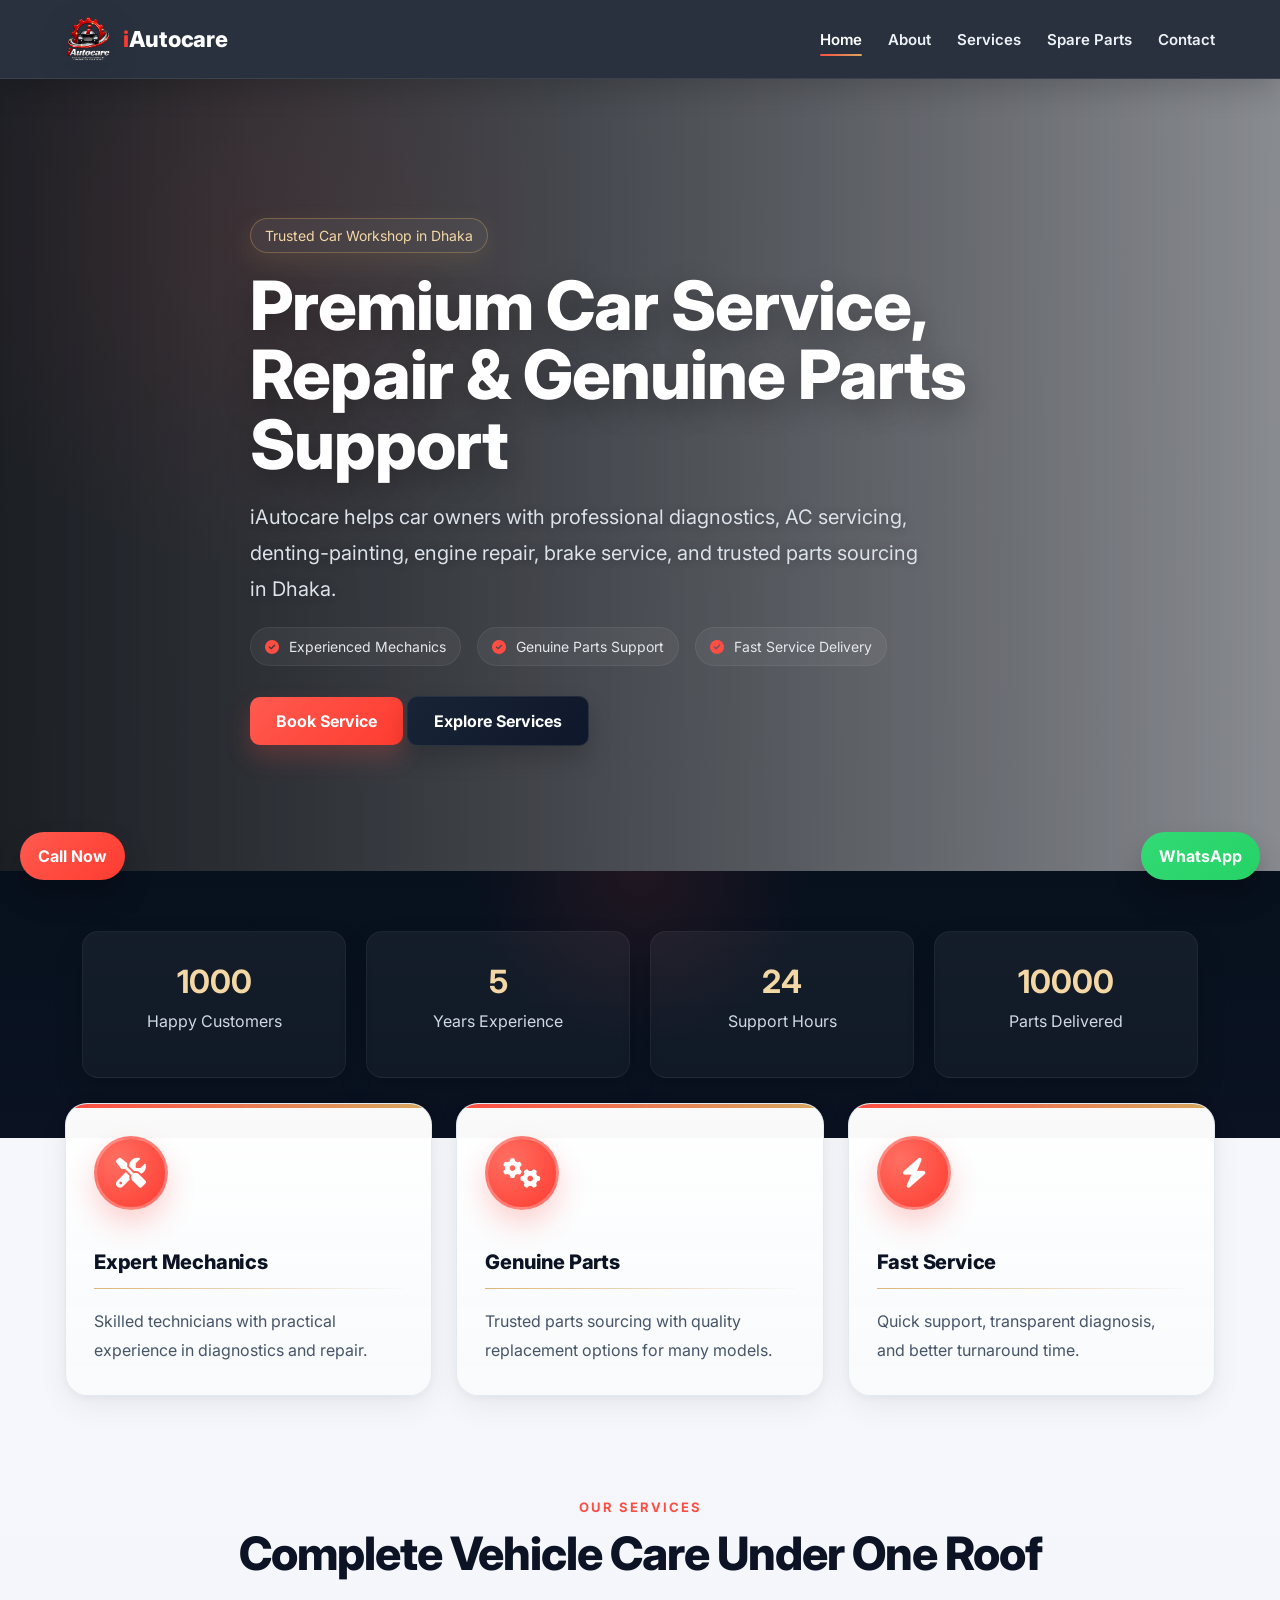
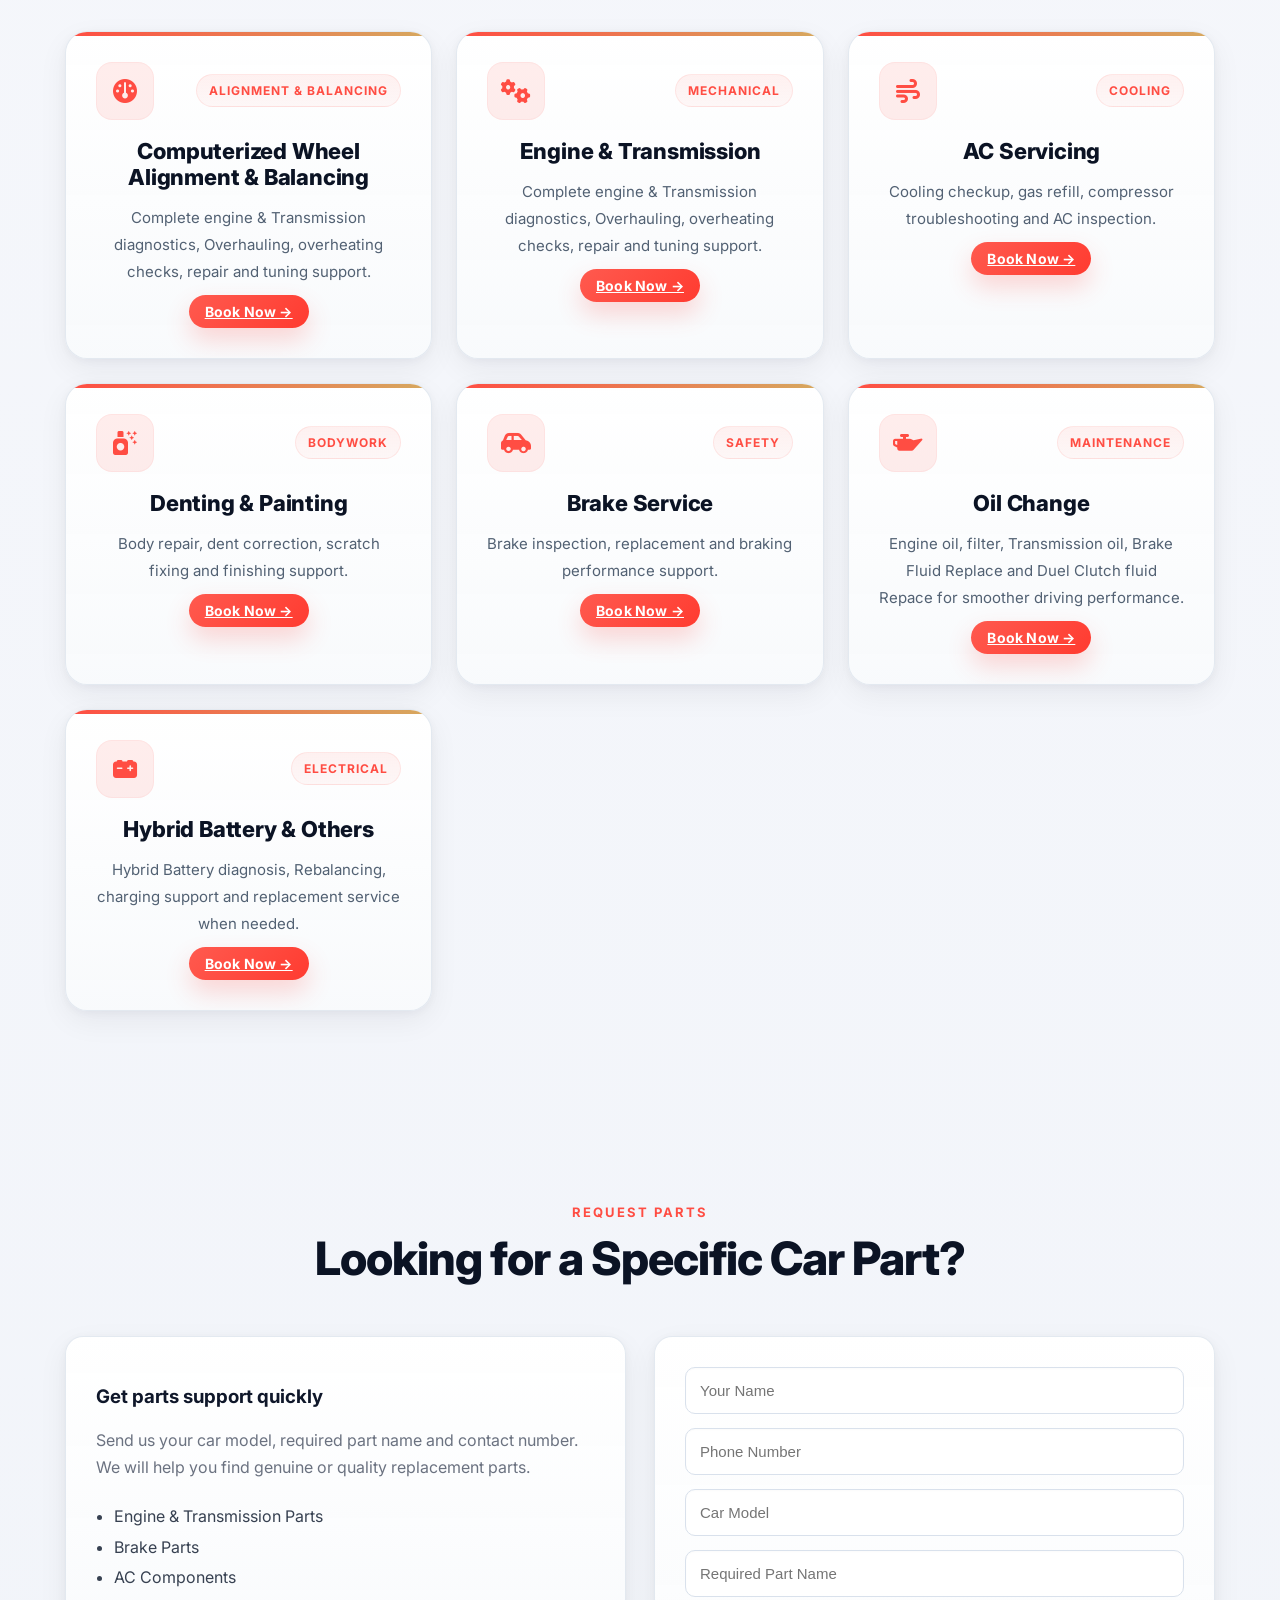
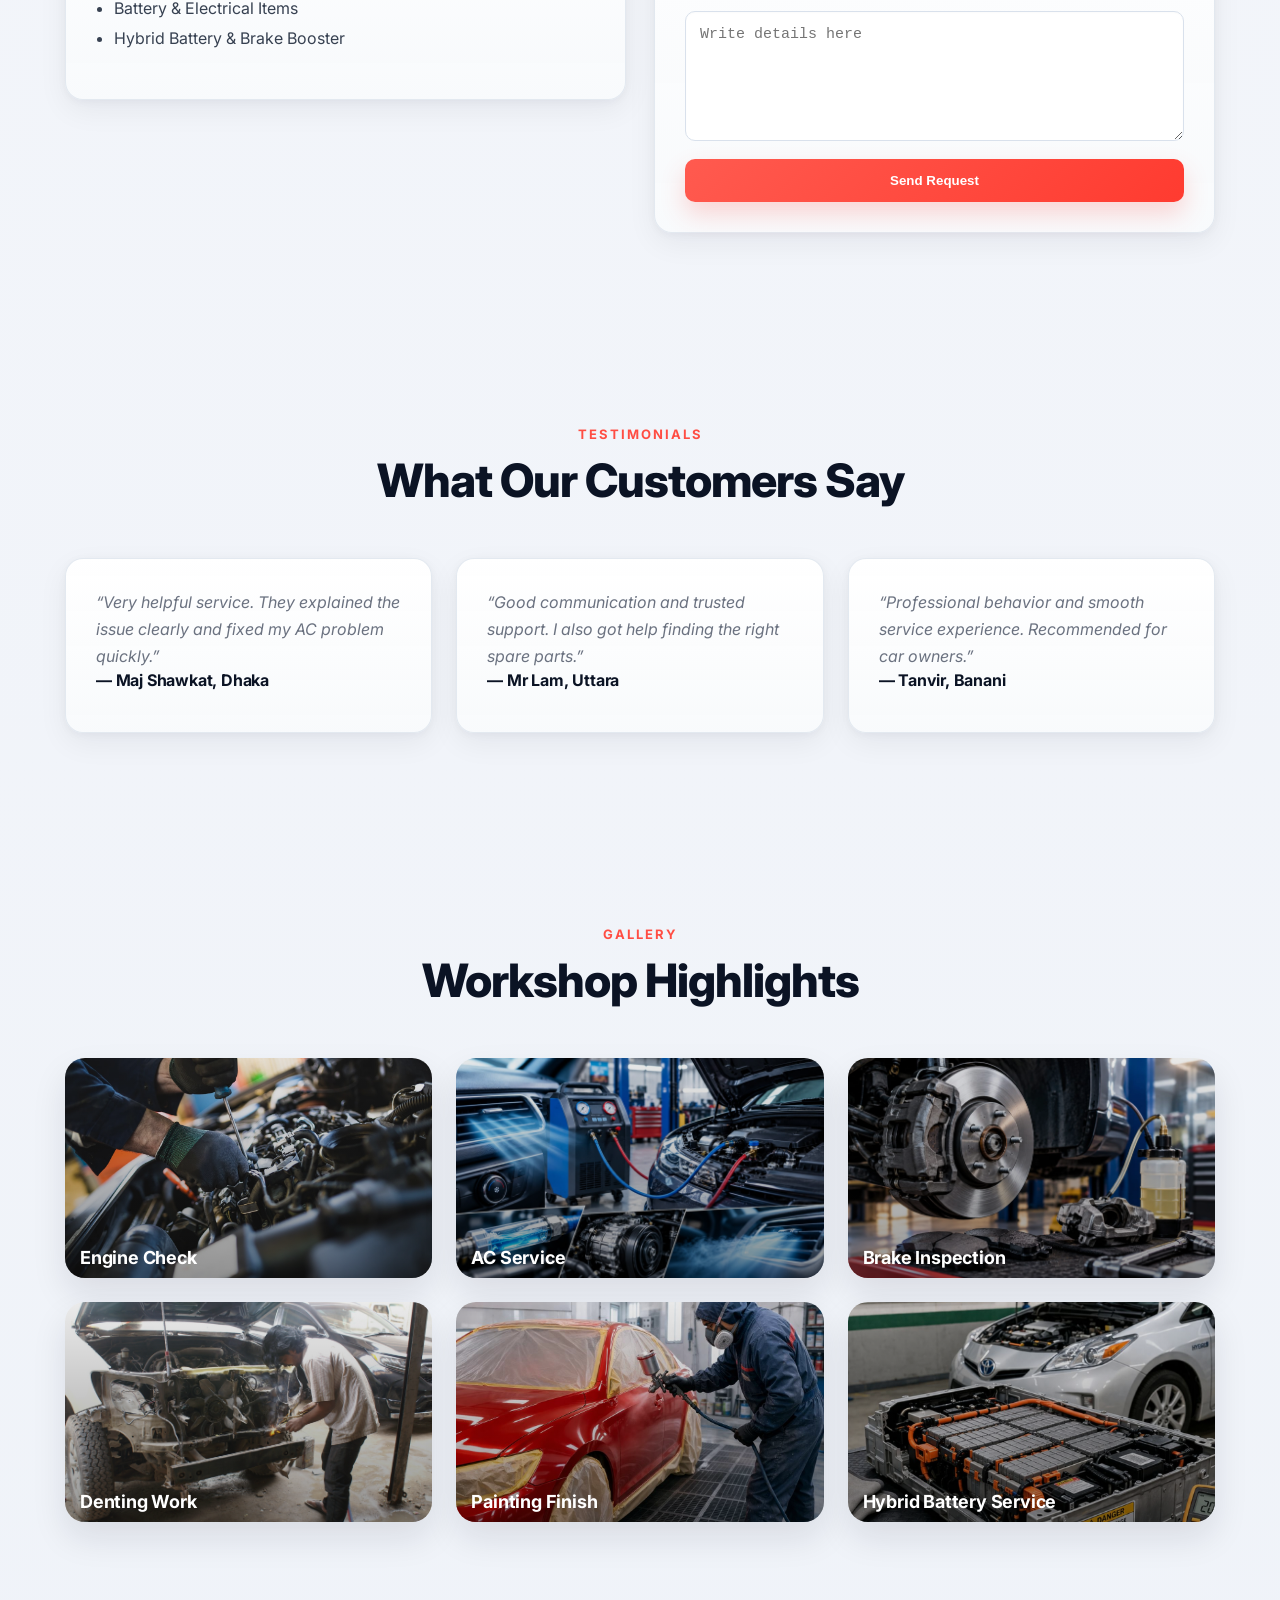
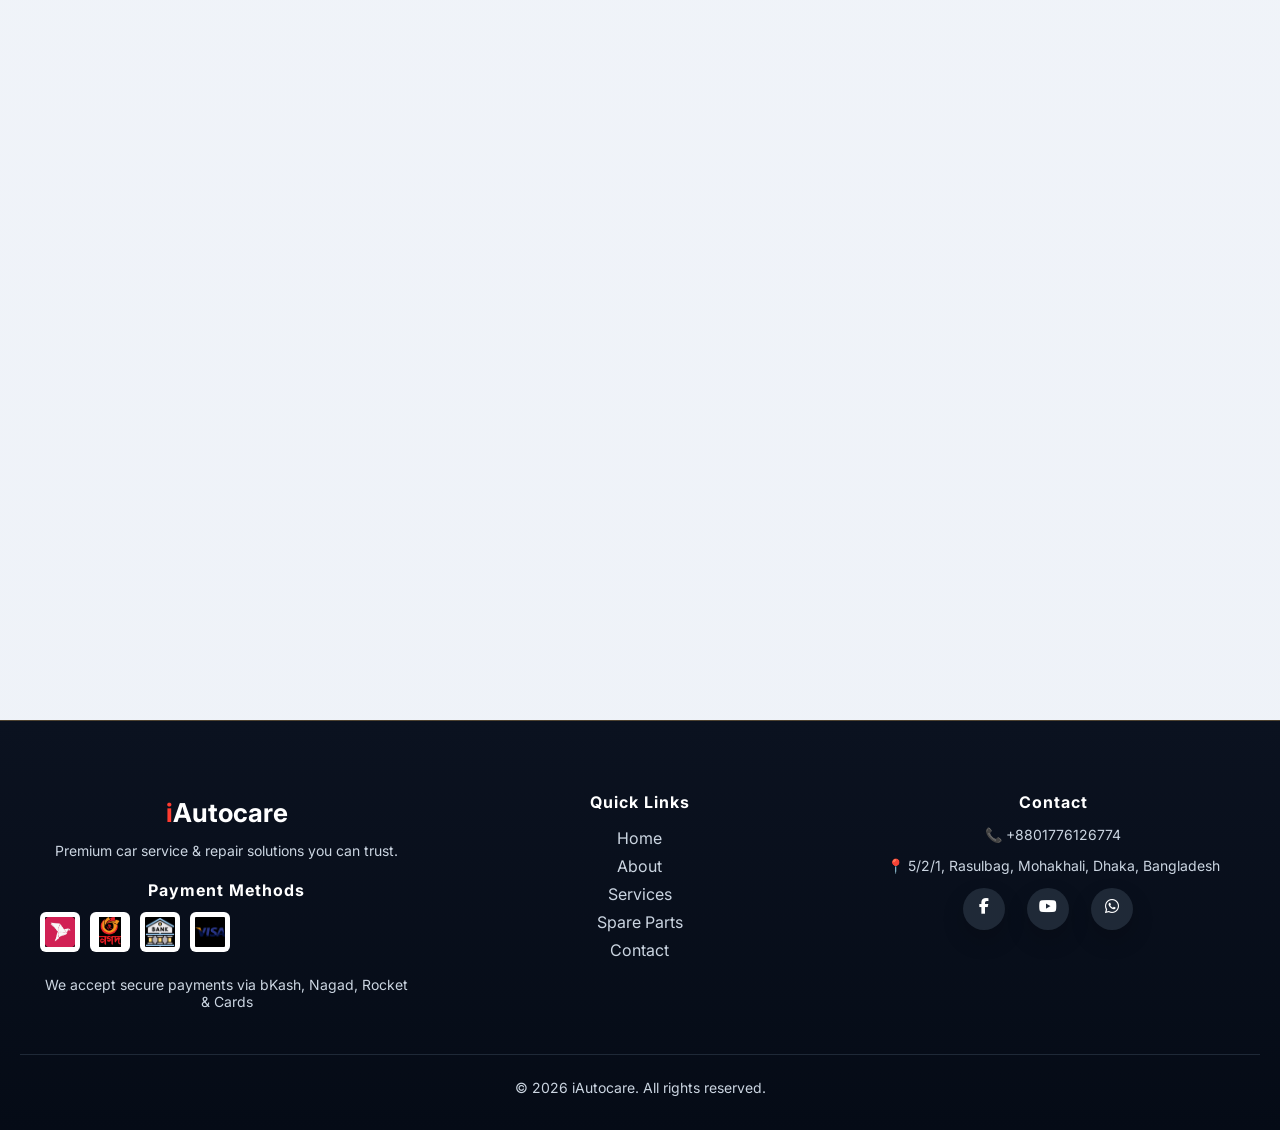
<file: index.html>
<!DOCTYPE html>
<html lang="en">
<head>
  <meta charset="UTF-8">
  <meta name="viewport" content="width=device-width, initial-scale=1.0">
  <title>iAutocare | Car Service & Repair in Dhaka</title>
  <meta name="description" content="iAutocare provides professional car servicing, engine repair, AC servicing, denting, painting, and genuine parts support in Dhaka, Bangladesh.">
  <link rel="stylesheet" href="style.css?v=5">
  <link rel="stylesheet" href="https://cdnjs.cloudflare.com/ajax/libs/font-awesome/6.5.0/css/all.min.css">
  <link href="https://fonts.googleapis.com/css2?family=Inter:wght@400;500;600;700;800&display=swap" rel="stylesheet">
  <link rel="icon" href="logo.png">
</head>
<body>
<div id="preloader">
  <div class="loader-box">
    <img src="logo.png" alt="iAutocare Logo" class="loader-logo">
    <div class="loader-spinner"></div>
    <p>Loading iAutocare...</p>
  </div>
</div>

  <header class="topbar">
    <div class="container nav-wrap">
      <div class="logo">
        <img src="logo.png" alt="iAutocare Logo">
        <span><span class="logo-red">i</span>Autocare</span>
      </div>
      <nav class="nav" aria-label="Main navigation">
        <a href="index.html" class="nav-primary active">Home</a>
        <a href="about.html" class="nav-desktop-only">About</a>
        <a href="services.html" class="nav-primary">Services</a>
        <a href="spare-parts.html" class="nav-primary">Spare Parts</a>
        <a href="contact.html" class="nav-desktop-only">Contact</a>
        <button class="nav-menu-toggle" type="button" aria-label="Open more navigation" aria-expanded="false" aria-controls="mobileNavDropdown">
          <i class="fa-solid fa-bars" aria-hidden="true"></i>
        </button>
        <div class="mobile-nav-dropdown" id="mobileNavDropdown">
          <a href="about.html" class="">About</a>
          <a href="contact.html" class="">Contact</a>
        </div>
      </nav>
    </div>
  </header>

  <section class="hero">
    <div class="hero-overlay"></div>
    <div class="container hero-content">
      <p class="tag">Trusted Car Workshop in Dhaka</p>
      <h1>Premium Car Service, Repair & Genuine Parts Support</h1>
      <p class="hero-text">
        iAutocare helps car owners with professional diagnostics, AC servicing,
        denting-painting, engine repair, brake service, and trusted parts sourcing
        in Dhaka.
      </p>

      <div class="hero-points">
        <span><i class="fa-solid fa-circle-check"></i> Experienced Mechanics</span>
        <span><i class="fa-solid fa-circle-check"></i> Genuine Parts Support</span>
        <span><i class="fa-solid fa-circle-check"></i> Fast Service Delivery</span>
      </div>

      <div class="hero-buttons">
        <a href="contact.html" class="btn btn-primary">Book Service</a>
        <a href="services.html" class="btn btn-dark">Explore Services</a>
      </div>
    </div>
  </section>

  <section class="stats reveal">
    <div class="container stats-grid">
      <div class="stat-box">
        <h2 class="counter" data-target="1000">0</h2>
        <p>Happy Customers</p>
      </div>
      <div class="stat-box">
        <h2 class="counter" data-target="5">0</h2>
        <p>Years Experience</p>
      </div>
      <div class="stat-box">
        <h2 class="counter" data-target="24">0</h2>
        <p>Support Hours</p>
      </div>
      <div class="stat-box">
        <h2 class="counter" data-target="10000">0</h2>
        <p>Parts Delivered</p>
      </div>
    </div>
  </section>

<section class="features reveal">
  <div class="container feature-grid">
    <div class="feature-box premium-feature">
      <div class="premium-icon-wrap">
        <div class="feature-icon premium-icon">
          <i class="fa-solid fa-screwdriver-wrench"></i>
        </div>
      </div>
      <h3>Expert Mechanics</h3>
      <div class="feature-line"></div>
      <p>Skilled technicians with practical experience in diagnostics and repair.</p>
    </div>

    <div class="feature-box premium-feature">
      <div class="premium-icon-wrap">
        <div class="feature-icon premium-icon">
          <i class="fa-solid fa-gears"></i>
        </div>
      </div>
      <h3>Genuine Parts</h3>
      <div class="feature-line"></div>
      <p>Trusted parts sourcing with quality replacement options for many models.</p>
    </div>

    <div class="feature-box premium-feature">
      <div class="premium-icon-wrap">
        <div class="feature-icon premium-icon">
          <i class="fa-solid fa-bolt"></i>
        </div>
      </div>
      <h3>Fast Service</h3>
      <div class="feature-line"></div>
      <p>Quick support, transparent diagnosis, and better turnaround time.</p>
    </div>
  </div>
</section>

<section class="services-section reveal">
  <div class="container">
    <div class="section-title">
      <p>OUR SERVICES</p>
      <h2>Complete Vehicle Care Under One Roof</h2>
    </div>

    <div class="service-grid">

      <div class="card premium-service-card">
        <div class="service-top">
          <div class="service-badge"><i class="fa-solid fa-gauge"></i></div>
          <span class="service-label">Alignment & Balancing</span>
        </div>
        <h3>Computerized Wheel Alignment & Balancing</h3>
        <p>Complete engine & Transmission diagnostics, Overhauling, overheating checks, repair and tuning support.</p>
        <a href="#" class="book-btn open-modal">Book Now →</a>
      </div>

      <div class="card premium-service-card">
        <div class="service-top">
          <div class="service-badge"><i class="fa-solid fa-gears"></i></div>
          <span class="service-label">Mechanical</span>
        </div>
        <h3>Engine & Transmission</h3>
        <p>Complete engine & Transmission diagnostics, Overhauling, overheating checks, repair and tuning support.</p>
        <a href="#" class="book-btn open-modal">Book Now →</a>
      </div>

      <div class="card premium-service-card">
        <div class="service-top">
          <div class="service-badge"><i class="fa-solid fa-wind"></i></div>
          <span class="service-label">Cooling</span>
        </div>
        <h3>AC Servicing</h3>
        <p>Cooling checkup, gas refill, compressor troubleshooting and AC inspection.</p>
        <a href="#" class="book-btn open-modal">Book Now →</a>
      </div>

      <div class="card premium-service-card">
        <div class="service-top">
          <div class="service-badge"><i class="fa-solid fa-spray-can-sparkles"></i></div>
          <span class="service-label">Bodywork</span>
        </div>
        <h3>Denting & Painting</h3>
        <p>Body repair, dent correction, scratch fixing and finishing support.</p>
        <a href="#" class="book-btn open-modal">Book Now →</a>
      </div>

      <div class="card premium-service-card">
        <div class="service-top">
          <div class="service-badge"><i class="fa-solid fa-car-side"></i></div>
          <span class="service-label">Safety</span>
        </div>
        <h3>Brake Service</h3>
        <p>Brake inspection, replacement and braking performance support.</p>
        <a href="#" class="book-btn open-modal">Book Now →</a>
      </div>

      <div class="card premium-service-card">
        <div class="service-top">
          <div class="service-badge"><i class="fa-solid fa-oil-can"></i></div>
          <span class="service-label">Maintenance</span>
        </div>
        <h3>Oil Change</h3>
        <p>Engine oil, filter, Transmission oil, Brake Fluid Replace and Duel Clutch fluid Repace for smoother driving performance.</p>
        <a href="#" class="book-btn open-modal">Book Now →</a>
      </div>

      <div class="card premium-service-card">
        <div class="service-top">
          <div class="service-badge"><i class="fa-solid fa-car-battery"></i></div>
          <span class="service-label">Electrical</span>
        </div>
        <h3>Hybrid Battery & Others</h3>
        <p>Hybrid Battery diagnosis, Rebalancing, charging support and replacement service when needed.</p>
        <a href="#" class="book-btn open-modal">Book Now →</a>
      </div>

    </div>
  </div>
</section>

  <section class="parts-section reveal">
    <div class="container">
      <div class="section-title">
        <p>REQUEST PARTS</p>
        <h2>Looking for a Specific Car Part?</h2>
      </div>

      <div class="parts-box">
        <div class="parts-text">
          <h3>Get parts support quickly</h3>
          <p>
            Send us your car model, required part name and contact number.
            We will help you find genuine or quality replacement parts.
          </p>
          <ul class="check-list">
            <li>Engine & Transmission Parts</li>
            <li>Brake Parts</li>
            <li>AC Components</li>
            <li>Battery & Electrical Items</li>
			<li>Hybrid Battery & Brake Booster</li>
          </ul>
        </div>

        <div class="parts-form">
          <form onsubmit="sendPartsToWhatsApp(event)">
            <input type="text" id="partsName" placeholder="Your Name" required>
            <input type="text" id="partsPhone" placeholder="Phone Number" required>
            <input type="text" id="partsCarModel" placeholder="Car Model">
            <input type="text" id="requiredPart" placeholder="Required Part Name">
            <textarea id="partsMessage" placeholder="Write details here"></textarea>
            <button type="submit" class="btn btn-primary full-btn">Send Request</button>
          </form>
        </div>
      </div>
    </div>
  </section>

  <section class="testimonial-section reveal">
    <div class="container">
      <div class="section-title">
        <p>TESTIMONIALS</p>
        <h2>What Our Customers Say</h2>
      </div>

      <div class="testimonial-grid">
        <div class="testimonial-card">
          <p>“Very helpful service. They explained the issue clearly and fixed my AC problem quickly.”</p>
          <h4>— Maj Shawkat, Dhaka</h4>
        </div>
        <div class="testimonial-card">
          <p>“Good communication and trusted support. I also got help finding the right spare parts.”</p>
          <h4>— Mr Lam, Uttara</h4>
        </div>
        <div class="testimonial-card">
          <p>“Professional behavior and smooth service experience. Recommended for car owners.”</p>
          <h4>— Tanvir, Banani</h4>
        </div>
      </div>
    </div>
  </section>

  <section class="gallery-section reveal">
    <div class="container">
      <div class="section-title">
        <p>GALLERY</p>
        <h2>Workshop Highlights</h2>
      </div>

      <div class="gallery-grid">
        <div class="gallery-item">
          <img src="images/engine.jpg" alt="Engine Check">
          <p>Engine Check</p>
        </div>
        <div class="gallery-item">
          <img src="images/ac.jpg" alt="AC Service">
          <p>AC Service</p>
        </div>
        <div class="gallery-item">
          <img src="images/brake.jpg" alt="Brake Inspection">
          <p>Brake Inspection</p>
        </div>
        <div class="gallery-item">
          <img src="images/denting.jpg" alt="Denting Work">
          <p>Denting Work</p>
        </div>
        <div class="gallery-item">
          <img src="images/painting.jpg" alt="Painting Finish">
          <p>Painting Finish</p>
        </div>
        <div class="gallery-item">
          <img src="images/battery.jpg" alt="Battery Support">
          <p>Hybrid Battery Service</p>
        </div>
      </div>
    </div>
  </section>

  <section class="cta-section reveal">
    <div class="container cta-box">
      <div>
        <p class="small-title">Need urgent help?</p>
        <h2>Call us now for fast car service support</h2>
      </div>
      <a href="contact.html" class="btn btn-primary">Contact Now</a>
    </div>
  </section>

  <section class="contact-preview reveal">
    <div class="container contact-grid">
      <div class="contact-card">
        <h3>Workshop Address</h3>
        <p>5/2/1, Rasulbag, Mohakhali, Dhaka, Bangladesh.</p>
      </div>
      <div class="contact-card">
        <h3>Phone Number</h3>
        <p>+8801776126774</p>
      </div>
      <div class="contact-card">
        <h3>Working Hours</h3>
        <p>Sat - Thu : 9.30 AM - 8.30 PM</p>
      </div>
    </div>
  </section>

  <footer class="footer">

  <div class="footer-container">

    <!-- Left -->
    <div class="footer-left">
      <h3><span class="logo-red">i</span>Autocare</h3>
      <p>Premium car service & repair solutions you can trust.</p>

      <!-- Payment -->
      <div class="footer-payment">
        <h4>Payment Methods</h4>
        <div class="payment-icons">
          <img src="images/bkash.png" alt="bKash">
          <img src="images/nagad.png" alt="Nagad">
          <img src="images/bank.png" alt="Bank">
          <img src="images/card.png" alt="Card">
		  <p>We accept secure payments via bKash, Nagad, Rocket & Cards</p>
        </div>
      </div>
    </div>

    <!-- Middle -->
    <div class="footer-middle">
      <h4>Quick Links</h4>
      <ul>
        <li><a href="index.html">Home</a></li>
        <li><a href="about.html">About</a></li>
        <li><a href="services.html">Services</a></li>
        <li><a href="spare-parts.html">Spare Parts</a></li>
        <li><a href="contact.html">Contact</a></li>
      </ul>
    </div>

    <!-- Right -->
    <div class="footer-right">
      <h4>Contact</h4>
      <p>📞 +8801776126774</p>
      <p>📍 5/2/1, Rasulbag, Mohakhali, Dhaka, Bangladesh</p>

      <div class="footer-social">
        <a href="#"><i class="fa-brands fa-facebook-f"></i></a>
        <a href="#"><i class="fa-brands fa-youtube"></i></a>
        <a href="#"><i class="fa-brands fa-whatsapp"></i></a>
      </div>
    </div>

  </div>

  <div class="footer-bottom">
    <p>© 2026 iAutocare. All rights reserved.</p>
  </div>

</footer>

  <a class="whatsapp-btn" href="https://wa.me/8801776126774?text=Hello%20iAutocare,%20I%20need%20car%20service" target="_blank">WhatsApp</a>
  <a class="call-btn" href="tel:+8801776126774">Call Now</a>

  <!-- Booking Modal -->
<div id="bookingModal" class="modal">
  <div class="modal-content">
    <span class="close-btn">&times;</span>

    <h2>Book Service</h2>

    <form id="bookingForm">
      <input type="text" id="bookingName" placeholder="Your Name" required>
      <input type="text" id="bookingPhone" placeholder="Phone Number" required>
      <input type="text" id="bookingCarModel" placeholder="Car Model">
      <input type="text" id="bookingService" placeholder="Service Needed">
      <textarea id="bookingMessage" placeholder="Write details here"></textarea>

      <button type="submit" class="submit-btn">Send to WhatsApp</button>
    </form>
  </div>
</div>
  <script src="script.js?v=5"></script>
</body>
</html>
</file>
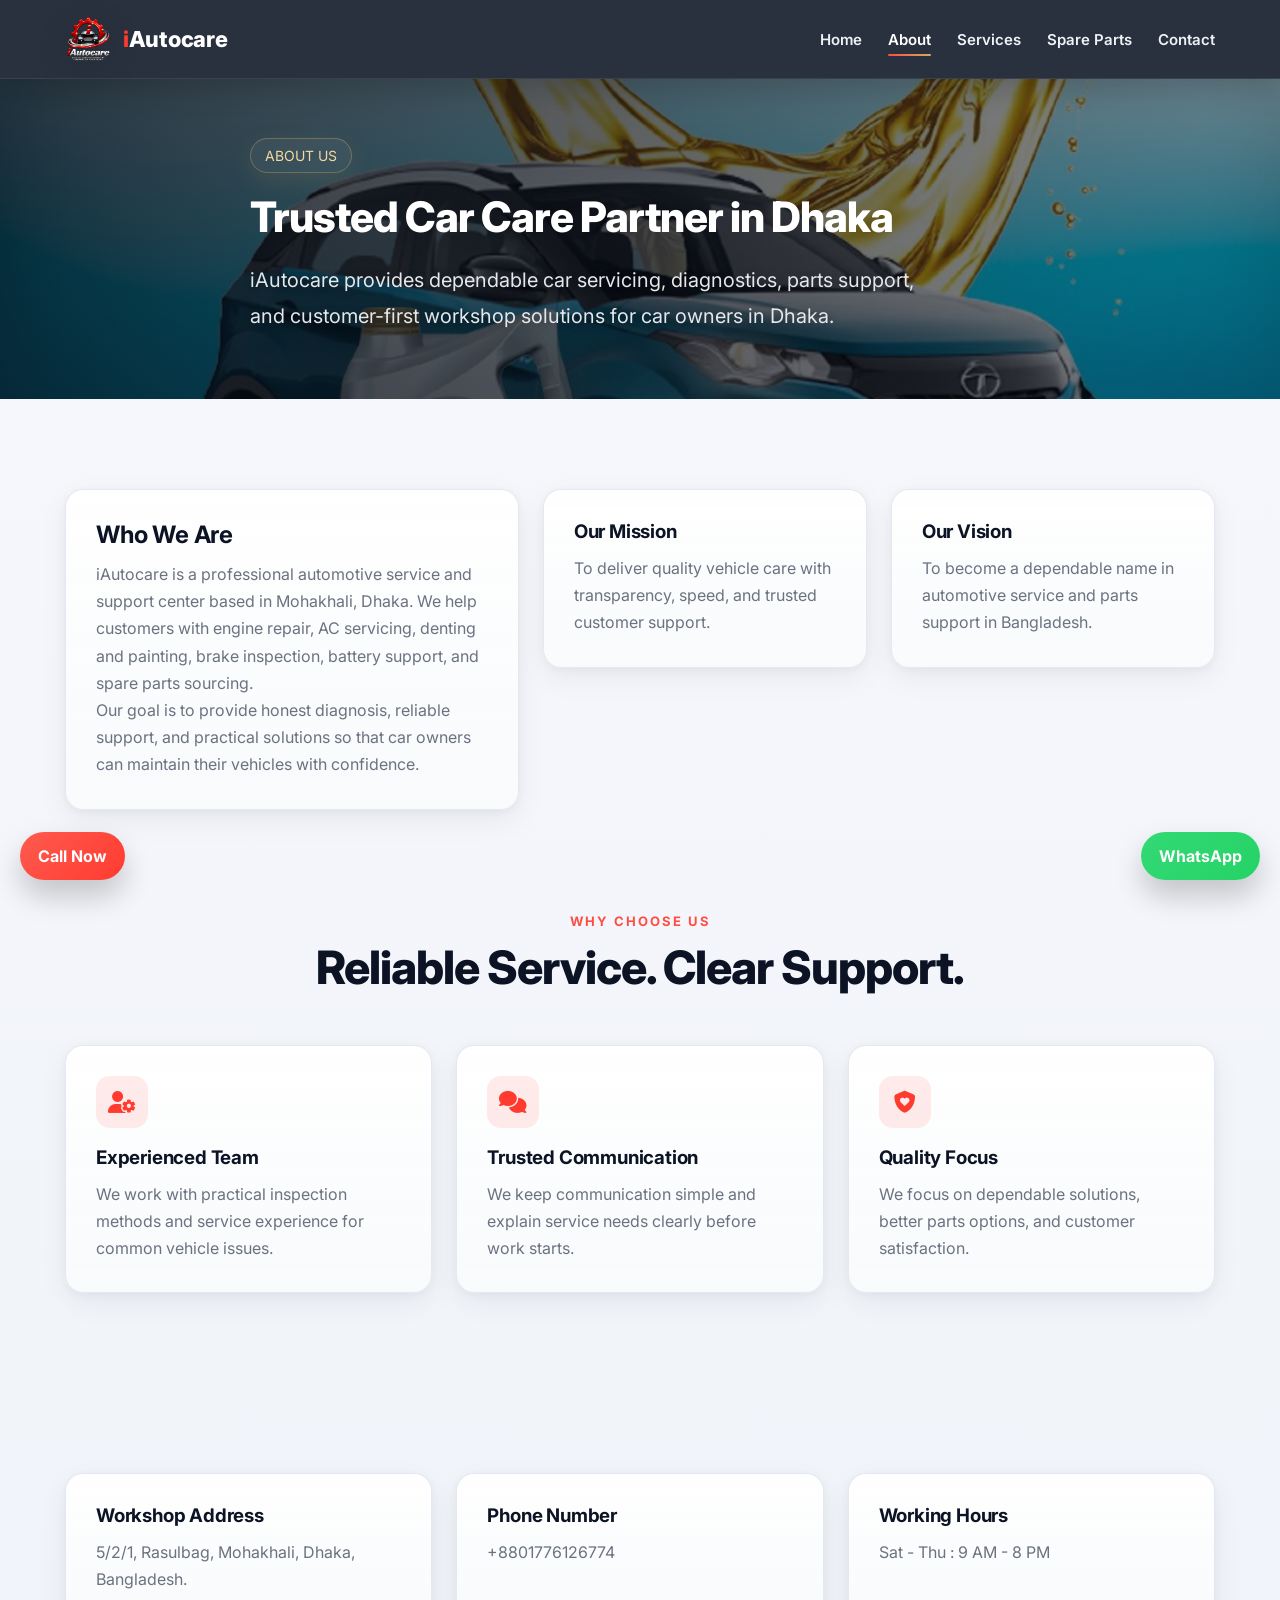
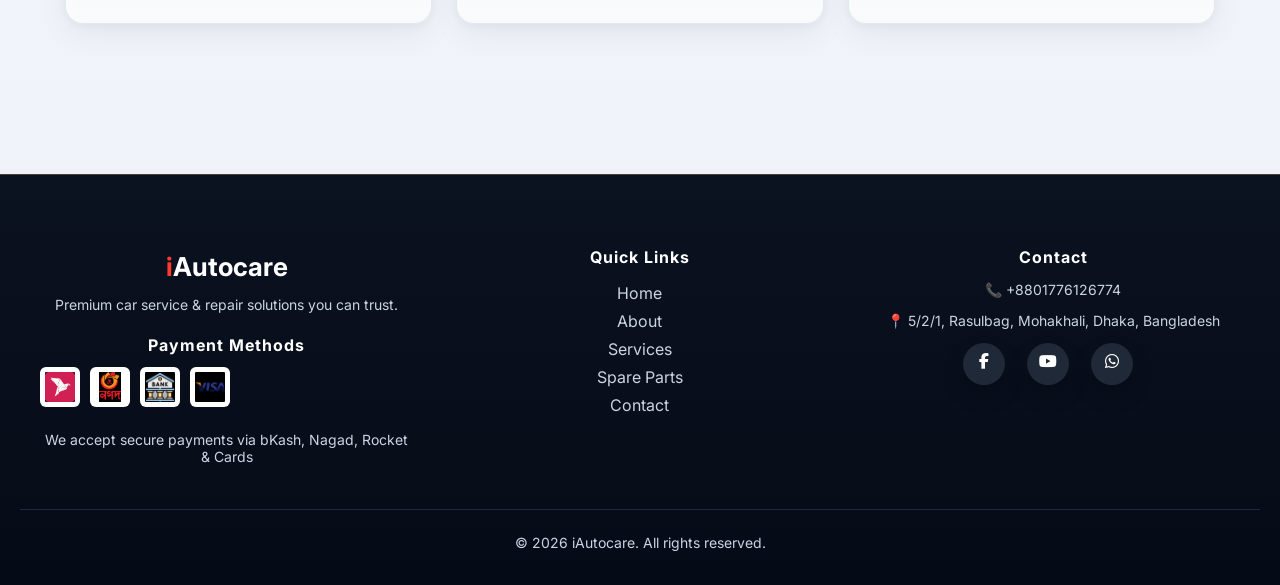
<file: about.html>
<!DOCTYPE html>
<html lang="en">
<head>
  <meta charset="UTF-8">
  <meta name="viewport" content="width=device-width, initial-scale=1.0">
  <title>About | iAutocare</title>
  <meta name="description" content="Learn more about iAutocare, a trusted car service and repair center in Dhaka offering diagnostics, servicing, parts support, and customer-first solutions.">
  <link rel="stylesheet" href="style.css?v=5">
  <link rel="stylesheet" href="https://cdnjs.cloudflare.com/ajax/libs/font-awesome/6.5.0/css/all.min.css">
  <link href="https://fonts.googleapis.com/css2?family=Inter:wght@400;500;600;700;800&display=swap" rel="stylesheet">
  <link rel="icon" href="logo.png">
</head>
<body>
<div id="preloader">
  <div class="loader-box">
    <img src="logo.png" alt="iAutocare Logo" class="loader-logo">
    <div class="loader-spinner"></div>
    <p>Loading iAutocare...</p>
  </div>
</div>

  <header class="topbar">
    <div class="container nav-wrap">
      <div class="logo">
        <img src="logo.png" alt="iAutocare Logo">
        <span><span class="logo-red">i</span>Autocare</span>
      </div>
      <nav class="nav" aria-label="Main navigation">
        <a href="index.html" class="nav-primary">Home</a>
        <a href="about.html" class="nav-desktop-only active">About</a>
        <a href="services.html" class="nav-primary">Services</a>
        <a href="spare-parts.html" class="nav-primary">Spare Parts</a>
        <a href="contact.html" class="nav-desktop-only">Contact</a>
        <button class="nav-menu-toggle menu-current" type="button" aria-label="Open more navigation" aria-expanded="false" aria-controls="mobileNavDropdown">
          <i class="fa-solid fa-bars" aria-hidden="true"></i>
        </button>
        <div class="mobile-nav-dropdown" id="mobileNavDropdown">
          <a href="about.html" class="active">About</a>
          <a href="contact.html" class="">Contact</a>
        </div>
      </nav>
    </div>
  </header>

  <section class="page-banner about-banner">
    <div class="container hero-content">
      <p class="tag">ABOUT US</p>
      <h1>Trusted Car Care Partner in Dhaka</h1>
      <p class="hero-text">
        iAutocare provides dependable car servicing, diagnostics, parts support,
        and customer-first workshop solutions for car owners in Dhaka.
      </p>
    </div>
  </section>

  <section class="reveal" style="padding: 90px 0;">
    <div class="container">
      <div class="about-grid">
        <div class="about-card large-card">
          <h2>Who We Are</h2>
          <p>
            iAutocare is a professional automotive service and support center based in
            Mohakhali, Dhaka. We help customers with engine repair, AC servicing,
            denting and painting, brake inspection, battery support, and spare parts sourcing.
          </p>
          <p>
            Our goal is to provide honest diagnosis, reliable support, and practical solutions
            so that car owners can maintain their vehicles with confidence.
          </p>
        </div>

        <div class="about-card">
          <h3>Our Mission</h3>
          <p>To deliver quality vehicle care with transparency, speed, and trusted customer support.</p>
        </div>

        <div class="about-card">
          <h3>Our Vision</h3>
          <p>To become a dependable name in automotive service and parts support in Bangladesh.</p>
        </div>
      </div>
    </div>
  </section>

  <section class="reveal" style="padding-bottom: 90px;">
    <div class="container">
      <div class="section-title">
        <p>WHY CHOOSE US</p>
        <h2>Reliable Service. Clear Support.</h2>
      </div>

      <div class="why-grid">
        <div class="why-card">
          <div class="feature-icon"><i class="fa-solid fa-user-gear"></i></div>
          <h3>Experienced Team</h3>
          <p>We work with practical inspection methods and service experience for common vehicle issues.</p>
        </div>

        <div class="why-card">
          <div class="feature-icon"><i class="fa-solid fa-comments"></i></div>
          <h3>Trusted Communication</h3>
          <p>We keep communication simple and explain service needs clearly before work starts.</p>
        </div>

        <div class="why-card">
          <div class="feature-icon"><i class="fa-solid fa-shield-heart"></i></div>
          <h3>Quality Focus</h3>
          <p>We focus on dependable solutions, better parts options, and customer satisfaction.</p>
        </div>
      </div>
    </div>
  </section>

  <section class="contact-preview reveal">
    <div class="container contact-grid">
      <div class="contact-card">
        <h3>Workshop Address</h3>
        <p>5/2/1, Rasulbag, Mohakhali, Dhaka, Bangladesh.</p>
      </div>
      <div class="contact-card">
        <h3>Phone Number</h3>
        <p>+8801776126774</p>
      </div>
      <div class="contact-card">
        <h3>Working Hours</h3>
        <p>Sat - Thu : 9 AM - 8 PM</p>
      </div>
    </div>
  </section>

  <footer class="footer">

  <div class="footer-container">

    <!-- Left -->
    <div class="footer-left">
      <h3><span class="logo-red">i</span>Autocare</h3>
      <p>Premium car service & repair solutions you can trust.</p>

      <!-- Payment -->
      <div class="footer-payment">
        <h4>Payment Methods</h4>
        <div class="payment-icons">
          <img src="images/bkash.png" alt="bKash">
          <img src="images/nagad.png" alt="Nagad">
          <img src="images/bank.png" alt="Bank">
          <img src="images/card.png" alt="Card">
		  <p>We accept secure payments via bKash, Nagad, Rocket & Cards</p>
        </div>
      </div>
    </div>

    <!-- Middle -->
    <div class="footer-middle">
      <h4>Quick Links</h4>
      <ul>
        <li><a href="index.html">Home</a></li>
        <li><a href="about.html">About</a></li>
        <li><a href="services.html">Services</a></li>
        <li><a href="spare-parts.html">Spare Parts</a></li>
        <li><a href="contact.html">Contact</a></li>
      </ul>
    </div>

    <!-- Right -->
    <div class="footer-right">
      <h4>Contact</h4>
      <p>📞 +8801776126774</p>
      <p>📍 5/2/1, Rasulbag, Mohakhali, Dhaka, Bangladesh</p>

      <div class="footer-social">
        <a href="#"><i class="fa-brands fa-facebook-f"></i></a>
        <a href="#"><i class="fa-brands fa-youtube"></i></a>
        <a href="#"><i class="fa-brands fa-whatsapp"></i></a>
      </div>
    </div>

  </div>

  <div class="footer-bottom">
    <p>© 2026 iAutocare. All rights reserved.</p>
  </div>

</footer>

  <a class="whatsapp-btn" href="https://wa.me/8801776126774?text=Hello%20iAutocare,%20I%20need%20car%20service" target="_blank">WhatsApp</a>
  <a class="call-btn" href="tel:+8801776126774">Call Now</a>

<!-- Booking Modal -->
<div id="bookingModal" class="modal">
  <div class="modal-content">
    <span class="close-btn">&times;</span>

    <h2>Book Service</h2>

    <form id="bookingForm">
      <input type="text" id="bookingName" placeholder="Your Name" required>
      <input type="text" id="bookingPhone" placeholder="Phone Number" required>
      <input type="text" id="bookingCarModel" placeholder="Car Model">
      <input type="text" id="bookingService" placeholder="Service Needed">
      <textarea id="bookingMessage" placeholder="Write details here"></textarea>

      <button type="submit" class="submit-btn">Send to WhatsApp</button>
    </form>
  </div>
</div>

  <script src="script.js?v=5"></script>
</body>
</html>
</file>
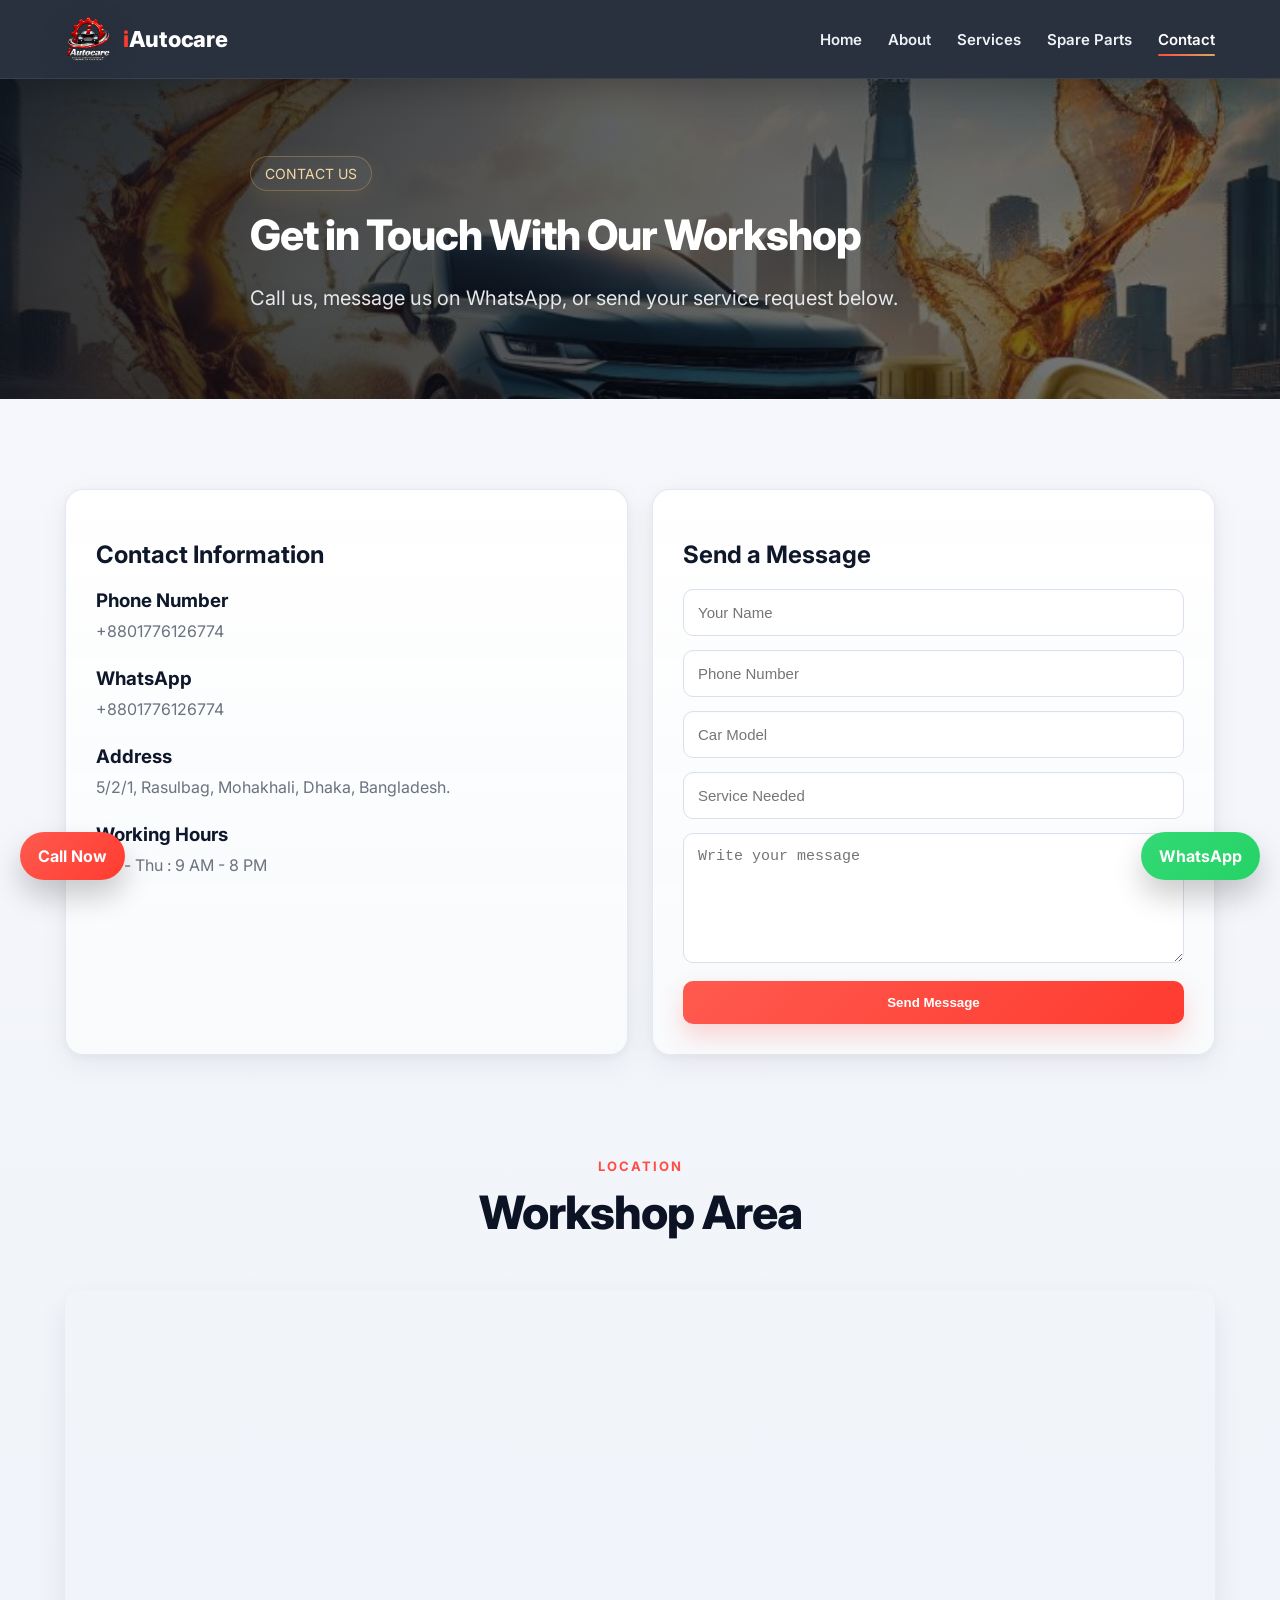
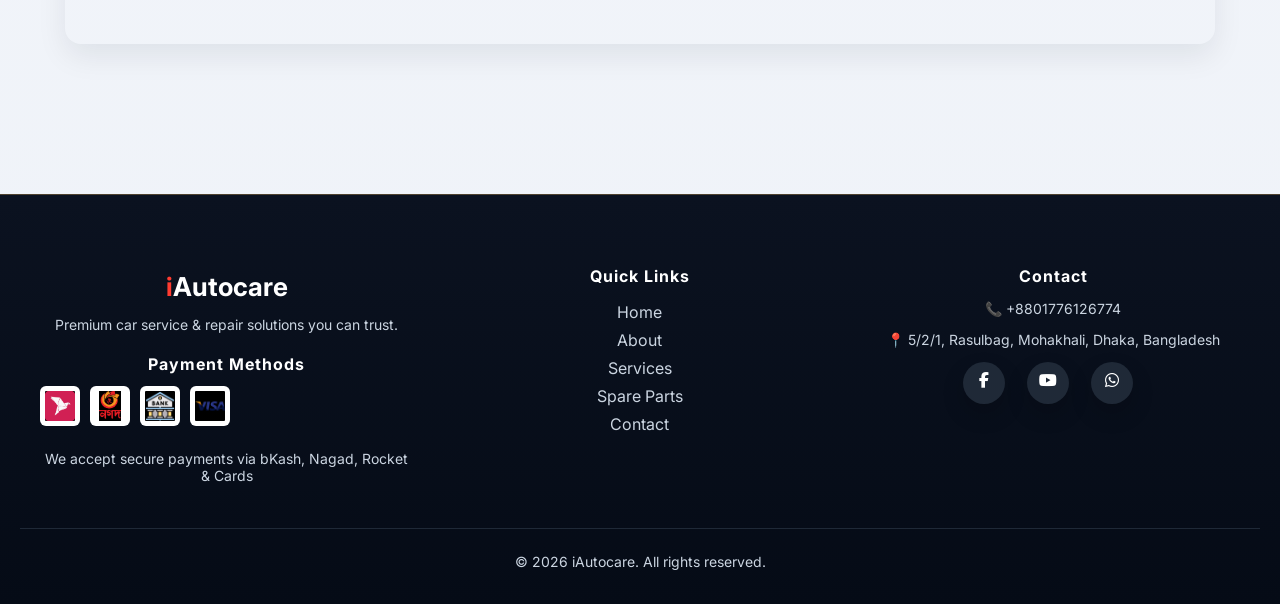
<file: contact.html>
<!DOCTYPE html>
<html lang="en">
<head>
  <meta charset="UTF-8">
  <meta name="viewport" content="width=device-width, initial-scale=1.0">
  <title>Contact | iAutocare</title>
  <meta name="description" content="Contact iAutocare for car service, repair, WhatsApp support, workshop address, service inquiries, and parts support in Mohakhali, Dhaka.">
  <link rel="stylesheet" href="style.css?v=5">
  <link rel="stylesheet" href="https://cdnjs.cloudflare.com/ajax/libs/font-awesome/6.5.0/css/all.min.css">
  <link href="https://fonts.googleapis.com/css2?family=Inter:wght@400;500;600;700;800&display=swap" rel="stylesheet">
  <link rel="icon" href="logo.png">
</head>
<body>
<div id="preloader">
  <div class="loader-box">
    <img src="logo.png" alt="iAutocare Logo" class="loader-logo">
    <div class="loader-spinner"></div>
    <p>Loading iAutocare...</p>
  </div>
</div>

  <header class="topbar">
    <div class="container nav-wrap">
      <div class="logo">
        <img src="logo.png" alt="iAutocare Logo">
        <span><span class="logo-red">i</span>Autocare</span>
      </div>
      <nav class="nav" aria-label="Main navigation">
        <a href="index.html" class="nav-primary">Home</a>
        <a href="about.html" class="nav-desktop-only">About</a>
        <a href="services.html" class="nav-primary">Services</a>
        <a href="spare-parts.html" class="nav-primary">Spare Parts</a>
        <a href="contact.html" class="nav-desktop-only active">Contact</a>
        <button class="nav-menu-toggle menu-current" type="button" aria-label="Open more navigation" aria-expanded="false" aria-controls="mobileNavDropdown">
          <i class="fa-solid fa-bars" aria-hidden="true"></i>
        </button>
        <div class="mobile-nav-dropdown" id="mobileNavDropdown">
          <a href="about.html" class="">About</a>
          <a href="contact.html" class="active">Contact</a>
        </div>
      </nav>
    </div>
  </header>

  <section class="page-banner contact-banner">
    <div class="container hero-content">
      <p class="tag">CONTACT US</p>
      <h1>Get in Touch With Our Workshop</h1>
      <p class="hero-text">
        Call us, message us on WhatsApp, or send your service request below.
      </p>
    </div>
  </section>

  <section class="reveal" style="padding: 90px 0;">
    <div class="container contact-page-grid">
      <div class="parts-text">
        <h2>Contact Information</h2>

        <div class="info-item">
          <h3>Phone Number</h3>
          <p>+8801776126774</p>
        </div>

        <div class="info-item">
          <h3>WhatsApp</h3>
          <p>+8801776126774</p>
        </div>

        <div class="info-item">
          <h3>Address</h3>
          <p>5/2/1, Rasulbag, Mohakhali, Dhaka, Bangladesh.</p>
        </div>

        <div class="info-item">
          <h3>Working Hours</h3>
          <p>Sat - Thu : 9 AM - 8 PM</p>
        </div>
      </div>

      <div class="parts-form">
        <h2>Send a Message</h2>
        <form onsubmit="sendContactToWhatsApp(event)">
          <input type="text" id="name" placeholder="Your Name" required>
          <input type="text" id="phone" placeholder="Phone Number" required>
          <input type="text" id="carModel" placeholder="Car Model">
          <input type="text" id="serviceNeeded" placeholder="Service Needed">
          <textarea id="message" placeholder="Write your message"></textarea>
          <button type="submit" class="btn btn-primary full-btn">Send Message</button>
        </form>
      </div>
    </div>
  </section>

  <section class="reveal" style="padding-bottom: 90px;">
    <div class="container">
      <div class="section-title">
        <p>LOCATION</p>
        <h2>Workshop Area</h2>
      </div>

      <div class="map-box">
        <iframe
          src="https://www.google.com/maps/embed?pb=!1m18!1m12!1m3!1d3651.2439818777216!2d90.39795199999999!3d23.774324699999998!2m3!1f0!2f0!3f0!3m2!1i1024!2i768!4f13.1!3m3!1m2!1s0x3755c70016646ecd%3A0x1dba2de51d2186f4!2siAutocare!5e0!3m2!1sen!2sbd!4v1774878273697!5m2!1sen!2sbd"
          width="100%"
          height="350"
          style="border:0; border-radius:12px;"
          allowfullscreen=""
          loading="lazy">
        </iframe>
      </div>
    </div>
  </section>

  <footer class="footer">

  <div class="footer-container">

    <!-- Left -->
    <div class="footer-left">
      <h3><span class="logo-red">i</span>Autocare</h3>
      <p>Premium car service & repair solutions you can trust.</p>

      <!-- Payment -->
      <div class="footer-payment">
        <h4>Payment Methods</h4>
        <div class="payment-icons">
          <img src="images/bkash.png" alt="bKash">
          <img src="images/nagad.png" alt="Nagad">
          <img src="images/bank.png" alt="Bank">
          <img src="images/card.png" alt="Card">
		  <p>We accept secure payments via bKash, Nagad, Rocket & Cards</p>
        </div>
      </div>
    </div>

    <!-- Middle -->
    <div class="footer-middle">
      <h4>Quick Links</h4>
      <ul>
        <li><a href="index.html">Home</a></li>
        <li><a href="about.html">About</a></li>
        <li><a href="services.html">Services</a></li>
        <li><a href="spare-parts.html">Spare Parts</a></li>
        <li><a href="contact.html">Contact</a></li>
      </ul>
    </div>

    <!-- Right -->
    <div class="footer-right">
      <h4>Contact</h4>
      <p>📞 +8801776126774</p>
      <p>📍 5/2/1, Rasulbag, Mohakhali, Dhaka, Bangladesh</p>

      <div class="footer-social">
        <a href="#"><i class="fa-brands fa-facebook-f"></i></a>
        <a href="#"><i class="fa-brands fa-youtube"></i></a>
        <a href="#"><i class="fa-brands fa-whatsapp"></i></a>
      </div>
    </div>

  </div>

  <div class="footer-bottom">
    <p>© 2026 iAutocare. All rights reserved.</p>
  </div>

</footer>

  <a class="whatsapp-btn" href="https://wa.me/8801776126774?text=Hello%20iAutocare,%20I%20need%20car%20service" target="_blank">WhatsApp</a>
  <a class="call-btn" href="tel:+8801776126774">Call Now</a>

<!-- Booking Modal -->
<div id="bookingModal" class="modal">
  <div class="modal-content">
    <span class="close-btn">&times;</span>

    <h2>Book Service</h2>

    <form id="bookingForm">
      <input type="text" id="bookingName" placeholder="Your Name" required>
      <input type="text" id="bookingPhone" placeholder="Phone Number" required>
      <input type="text" id="bookingCarModel" placeholder="Car Model">
      <input type="text" id="bookingService" placeholder="Service Needed">
      <textarea id="bookingMessage" placeholder="Write details here"></textarea>

      <button type="submit" class="submit-btn">Send to WhatsApp</button>
    </form>
  </div>
</div>

  <script src="script.js?v=5"></script>
</body>
</html>
</file>
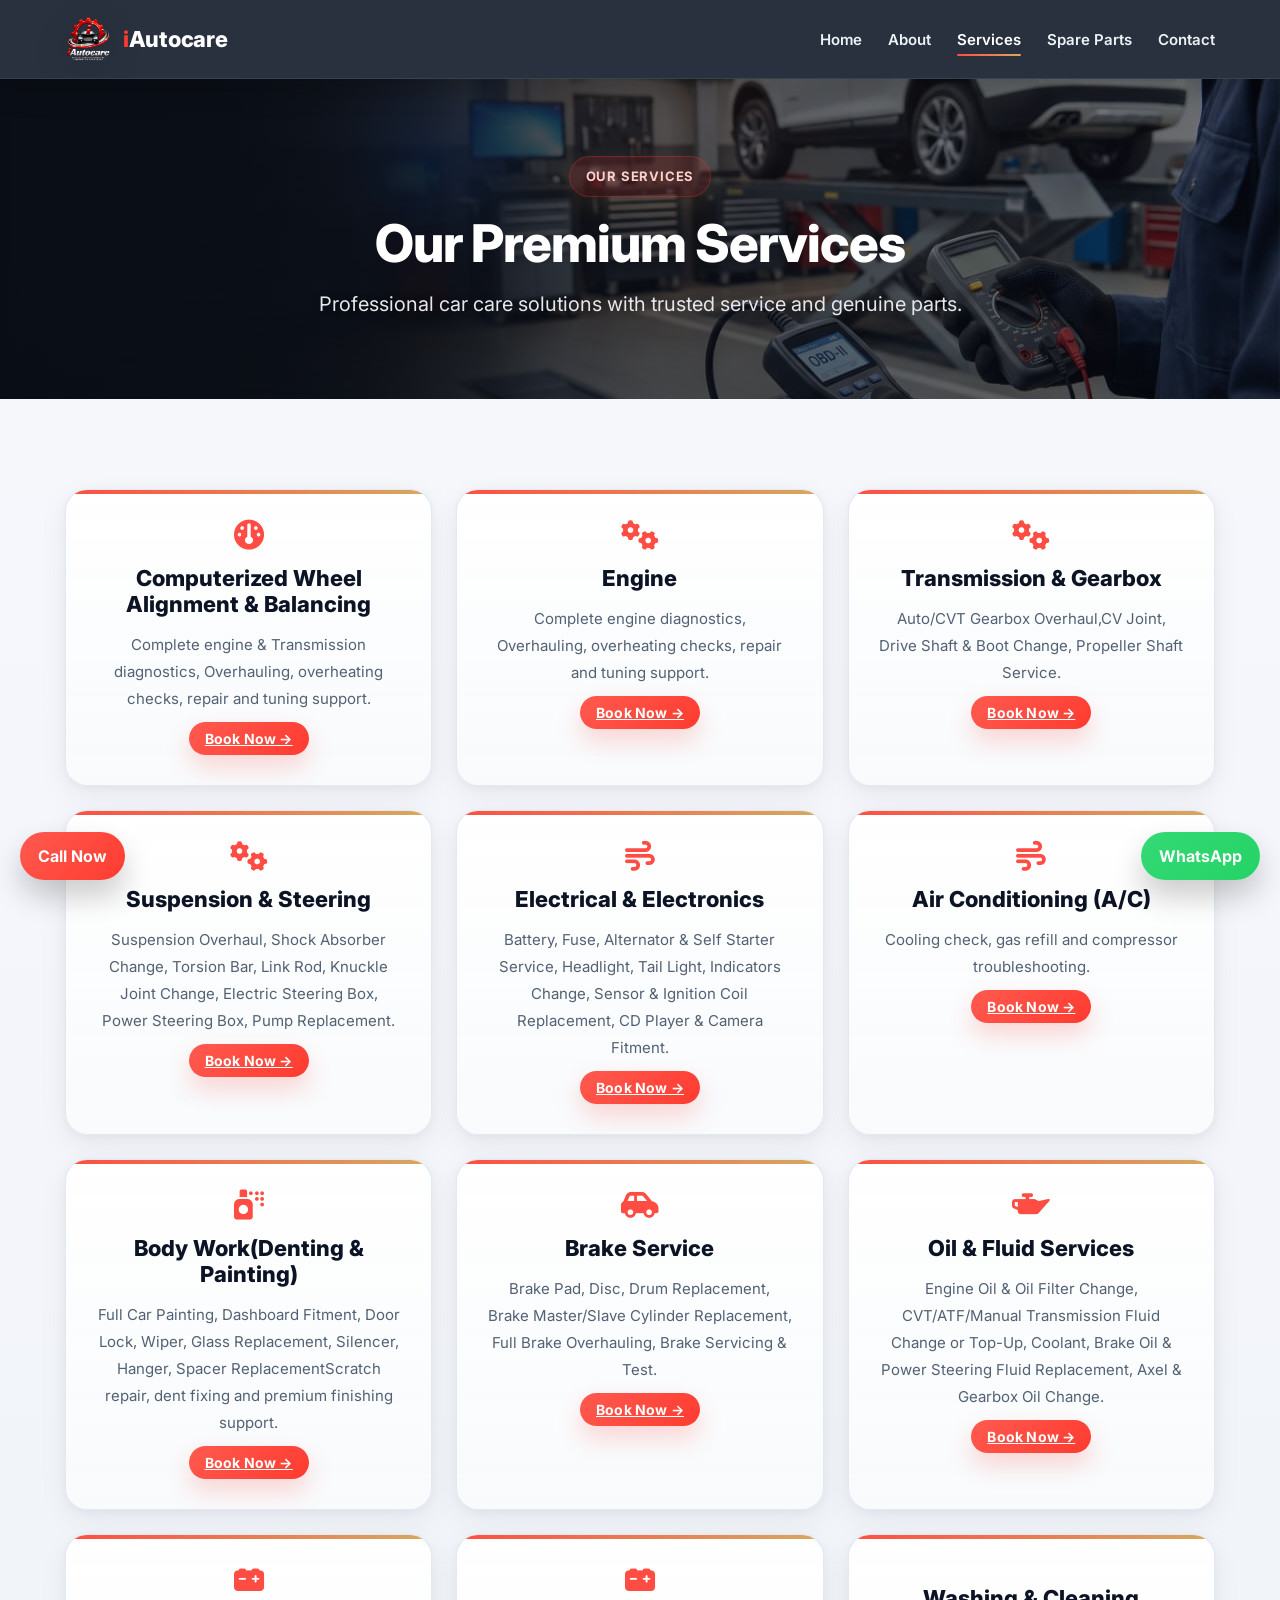
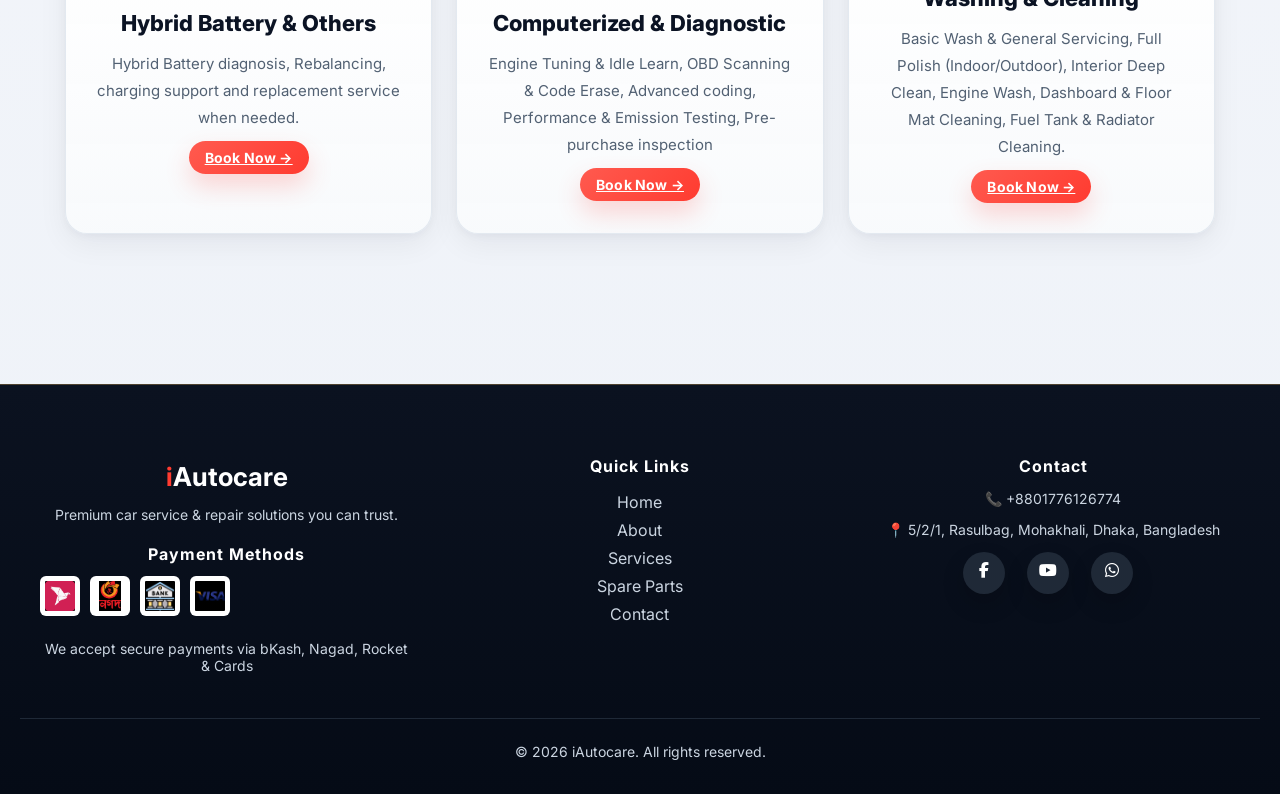
<file: services.html>
<!DOCTYPE html>
<html lang="en">
<head>
  <meta charset="UTF-8">
  <meta name="viewport" content="width=device-width, initial-scale=1.0">
  <title>Services | iAutocare</title>
  <link rel="stylesheet" href="style.css?v=5">
  <link rel="stylesheet" href="https://cdnjs.cloudflare.com/ajax/libs/font-awesome/6.5.0/css/all.min.css">
  <link href="https://fonts.googleapis.com/css2?family=Inter:wght@400;500;600;700;800&display=swap" rel="stylesheet">
  <link rel="icon" href="logo.png">
</head>
<body>
  <div id="preloader">
    <div class="loader-box">
      <img src="logo.png" alt="iAutocare Logo" class="loader-logo">
      <div class="loader-spinner"></div>
      <p>Loading iAutocare...</p>
    </div>
  </div>

  <header class="topbar">
    <div class="container nav-wrap">
      <div class="logo">
        <img src="logo.png" alt="iAutocare Logo">
        <span><span class="logo-red">i</span>Autocare</span>
      </div>
      <nav class="nav" aria-label="Main navigation">
        <a href="index.html" class="nav-primary">Home</a>
        <a href="about.html" class="nav-desktop-only">About</a>
        <a href="services.html" class="nav-primary active">Services</a>
        <a href="spare-parts.html" class="nav-primary">Spare Parts</a>
        <a href="contact.html" class="nav-desktop-only">Contact</a>
        <button class="nav-menu-toggle" type="button" aria-label="Open more navigation" aria-expanded="false" aria-controls="mobileNavDropdown">
          <i class="fa-solid fa-bars" aria-hidden="true"></i>
        </button>
        <div class="mobile-nav-dropdown" id="mobileNavDropdown">
          <a href="about.html" class="">About</a>
          <a href="contact.html" class="">Contact</a>
        </div>
      </nav>
    </div>
  </header>

  <section class="services-hero services-banner">
    <div class="container hero-content">
      <p class="tag">OUR SERVICES</p>
      <h1>Our Premium Services</h1>
      <p class="hero-text">
        Professional car care solutions with trusted service and genuine parts.
      </p>
    </div>
  </section>

  <section class="services-section">
    <div class="container service-grid">

      <div class="premium-service-card">
        <i class="fa-solid fa-gauge service-icon"></i>
        <h3>Computerized Wheel Alignment & Balancing</h3>
        <p>Complete engine & Transmission diagnostics, Overhauling, overheating checks, repair and tuning support.</p>
		<a href="#" class="book-btn open-modal">Book Now →</a>
      </div>

      <div class="premium-service-card">
        <i class="fa-solid fa-gears service-icon"></i>
        <h3>Engine</h3>
        <p>Complete engine diagnostics, Overhauling, overheating checks, repair and tuning support.</p>
		<a href="#" class="book-btn open-modal">Book Now →</a>
      </div>

      <div class="premium-service-card">
        <i class="fa-solid fa-gears service-icon"></i>
        <h3>Transmission & Gearbox</h3>
        <p>Auto/CVT Gearbox Overhaul,CV Joint, Drive Shaft & Boot Change, Propeller Shaft Service.</p>
		<a href="#" class="book-btn open-modal">Book Now →</a>
      </div>

      <div class="premium-service-card">
        <i class="fa-solid fa-gears service-icon"></i>
        <h3>Suspension & Steering</h3>
        <p>Suspension Overhaul, Shock Absorber Change, Torsion Bar, Link Rod, Knuckle Joint Change, Electric Steering Box, Power Steering Box, Pump Replacement.</p>
		<a href="#" class="book-btn open-modal">Book Now →</a>
      </div>

      <div class="premium-service-card">
        <i class="fa-solid fa-wind service-icon"></i>
        <h3>Electrical & Electronics</h3>
        <p>Battery, Fuse, Alternator & Self Starter Service, Headlight, Tail Light, Indicators Change, Sensor & Ignition Coil Replacement, CD Player & Camera Fitment.</p>
		<a href="#" class="book-btn open-modal">Book Now →</a>
      </div>

      <div class="premium-service-card">
        <i class="fa-solid fa-wind service-icon"></i>
        <h3>Air Conditioning (A/C)</h3>
        <p>Cooling check, gas refill and compressor troubleshooting.</p>
		<a href="#" class="book-btn open-modal">Book Now →</a>
      </div>

      <div class="premium-service-card">
        <i class="fa-solid fa-spray-can service-icon"></i>
        <h3>Body Work(Denting & Painting)</h3>
        <p>Full Car Painting, Dashboard Fitment, Door Lock, Wiper, Glass Replacement, Silencer, Hanger, Spacer ReplacementScratch repair, dent fixing and premium finishing support.</p>
		<a href="#" class="book-btn open-modal">Book Now →</a>
      </div>

      <div class="premium-service-card">
        <i class="fa-solid fa-car-side service-icon"></i>
        <h3>Brake Service</h3>
        <p>Brake Pad, Disc, Drum Replacement, Brake Master/Slave Cylinder Replacement, Full Brake Overhauling, Brake Servicing & Test.</p>
		<a href="#" class="book-btn open-modal">Book Now →</a>
      </div>

      <div class="premium-service-card">
        <i class="fa-solid fa-oil-can service-icon"></i>
        <h3>Oil & Fluid Services</h3>
        <p>Engine Oil & Oil Filter Change, CVT/ATF/Manual Transmission Fluid Change or Top-Up, Coolant, Brake Oil & Power Steering Fluid Replacement, Axel & Gearbox Oil Change.</p>
		<a href="#" class="book-btn open-modal">Book Now →</a>
      </div>

      <div class="premium-service-card">
        <i class="fa-solid fa-car-battery service-icon"></i>
        <h3>Hybrid Battery & Others</h3>
        <p>Hybrid Battery diagnosis, Rebalancing, charging support and replacement service when needed.</p>
		<a href="#" class="book-btn open-modal">Book Now →</a>
      </div>
	  
	  <div class="premium-service-card">
        <i class="fa-solid fa-car-battery service-icon"></i>
        <h3>Computerized & Diagnostic</h3>
        <p>Engine Tuning & Idle Learn, OBD Scanning & Code Erase, Advanced coding, Performance & Emission Testing, Pre-purchase inspection</p>
		<a href="#" class="book-btn open-modal">Book Now →</a>
      </div>
	  
	  <div class="premium-service-card">
        <i class="fa-solid fa-car-paint service-icon"></i>
        <h3>Washing & Cleaning</h3>
        <p>Basic Wash & General Servicing, Full Polish (Indoor/Outdoor), Interior Deep Clean, Engine Wash, Dashboard & Floor Mat Cleaning, Fuel Tank & Radiator Cleaning.</p>
		<a href="#" class="book-btn open-modal">Book Now →</a>
      </div>

    </div>
  </section>

  <footer class="footer">

  <div class="footer-container">

    <!-- Left -->
    <div class="footer-left">
      <h3><span class="logo-red">i</span>Autocare</h3>
      <p>Premium car service & repair solutions you can trust.</p>

      <!-- Payment -->
      <div class="footer-payment">
        <h4>Payment Methods</h4>
        <div class="payment-icons">
          <img src="images/bkash.png" alt="bKash">
          <img src="images/nagad.png" alt="Nagad">
          <img src="images/bank.png" alt="Bank">
          <img src="images/card.png" alt="Card">
		  <p>We accept secure payments via bKash, Nagad, Rocket & Cards</p>
        </div>
      </div>
    </div>

    <!-- Middle -->
    <div class="footer-middle">
      <h4>Quick Links</h4>
      <ul>
        <li><a href="index.html">Home</a></li>
        <li><a href="about.html">About</a></li>
        <li><a href="services.html">Services</a></li>
        <li><a href="spare-parts.html">Spare Parts</a></li>
        <li><a href="contact.html">Contact</a></li>
      </ul>
    </div>

    <!-- Right -->
    <div class="footer-right">
      <h4>Contact</h4>
      <p>📞 +8801776126774</p>
      <p>📍 5/2/1, Rasulbag, Mohakhali, Dhaka, Bangladesh</p>

      <div class="footer-social">
        <a href="#"><i class="fa-brands fa-facebook-f"></i></a>
        <a href="#"><i class="fa-brands fa-youtube"></i></a>
        <a href="#"><i class="fa-brands fa-whatsapp"></i></a>
      </div>
    </div>

  </div>

  <div class="footer-bottom">
    <p>© 2026 iAutocare. All rights reserved.</p>
  </div>

</footer>

  <a class="whatsapp-btn" href="https://wa.me/8801776126774?text=Hello%20iAutocare,%20I%20need%20car%20service" target="_blank">WhatsApp</a>
  <a class="call-btn" href="tel:+8801776126774">Call Now</a>

<!-- Booking Modal -->
<div id="bookingModal" class="modal">
  <div class="modal-content">
    <span class="close-btn">&times;</span>

    <h2>Book Service</h2>

    <form id="bookingForm">
      <input type="text" id="bookingName" placeholder="Your Name" required>
      <input type="text" id="bookingPhone" placeholder="Phone Number" required>
      <input type="text" id="bookingCarModel" placeholder="Car Model">
      <input type="text" id="bookingService" placeholder="Service Needed">
      <textarea id="bookingMessage" placeholder="Write details here"></textarea>

      <button type="submit" class="submit-btn">Send to WhatsApp</button>
    </form>
  </div>
</div>
  <script src="script.js?v=5"></script>
</body>
</html>
</file>
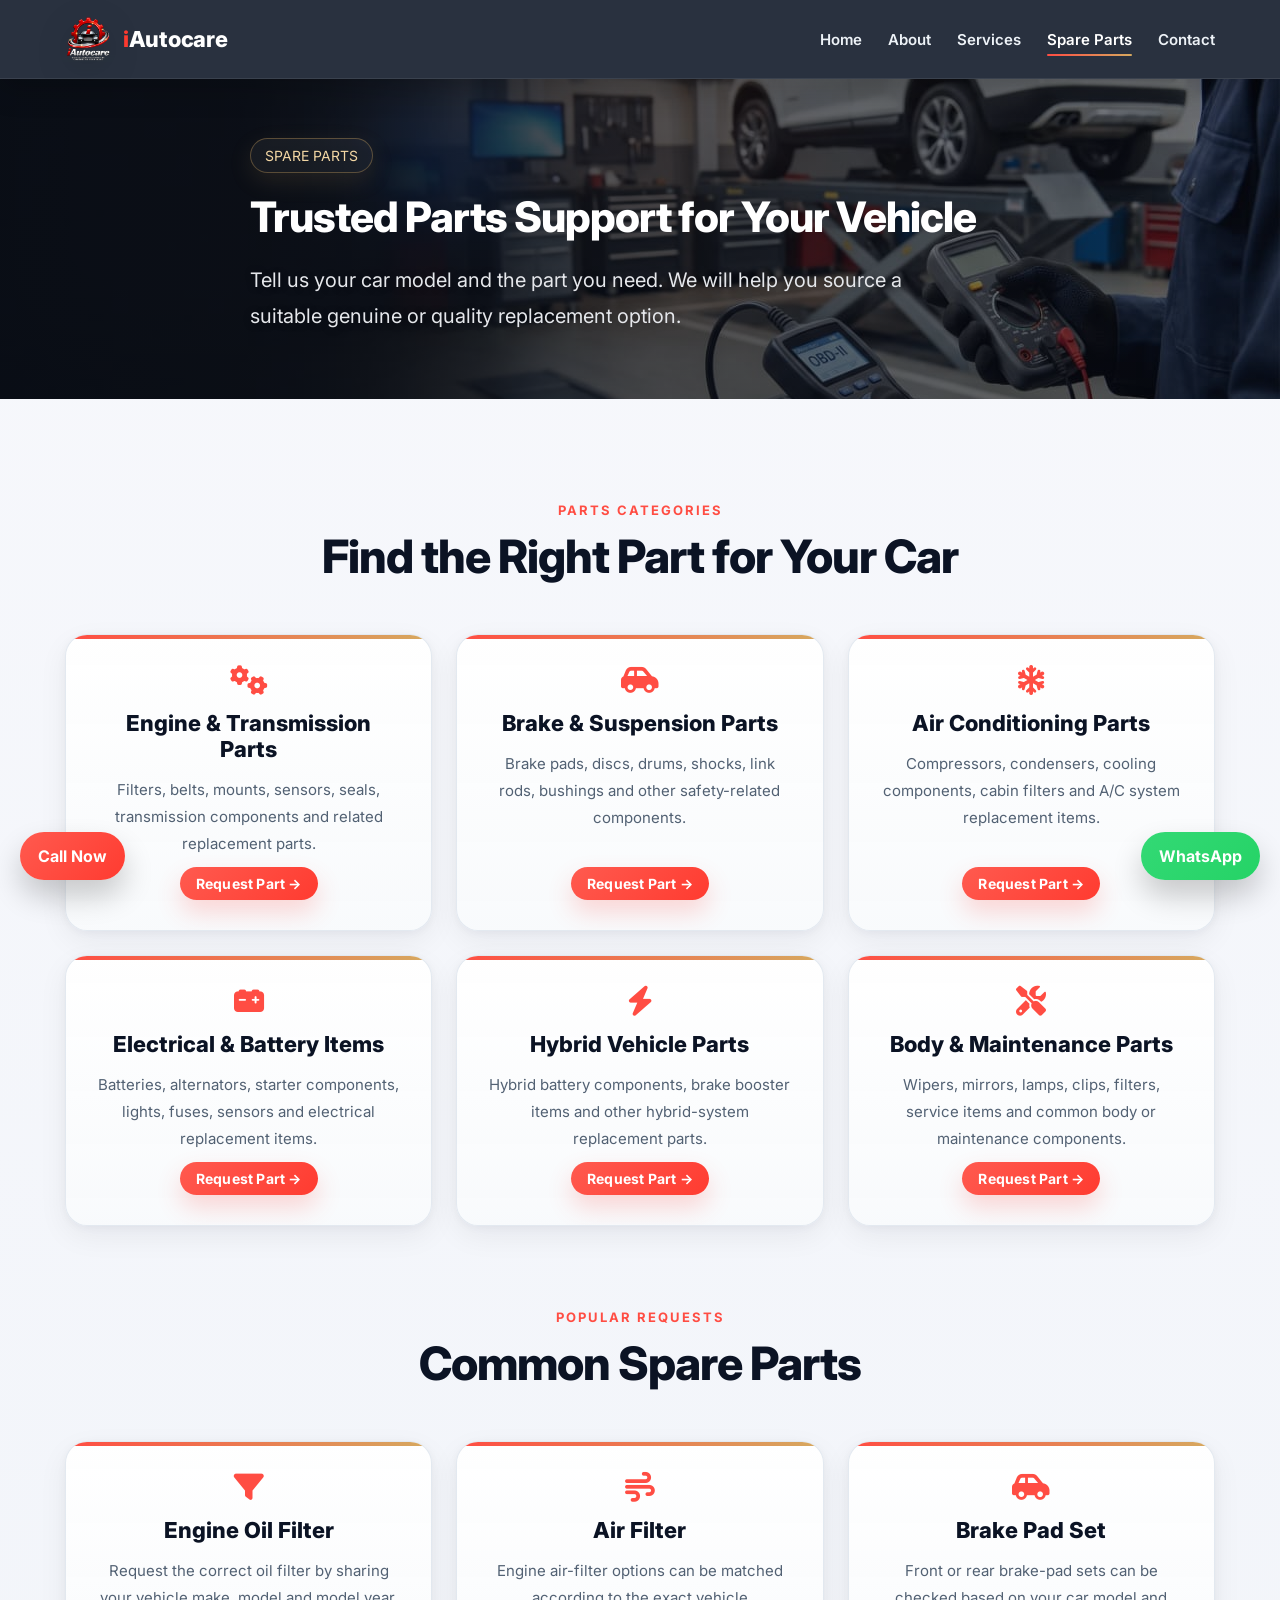
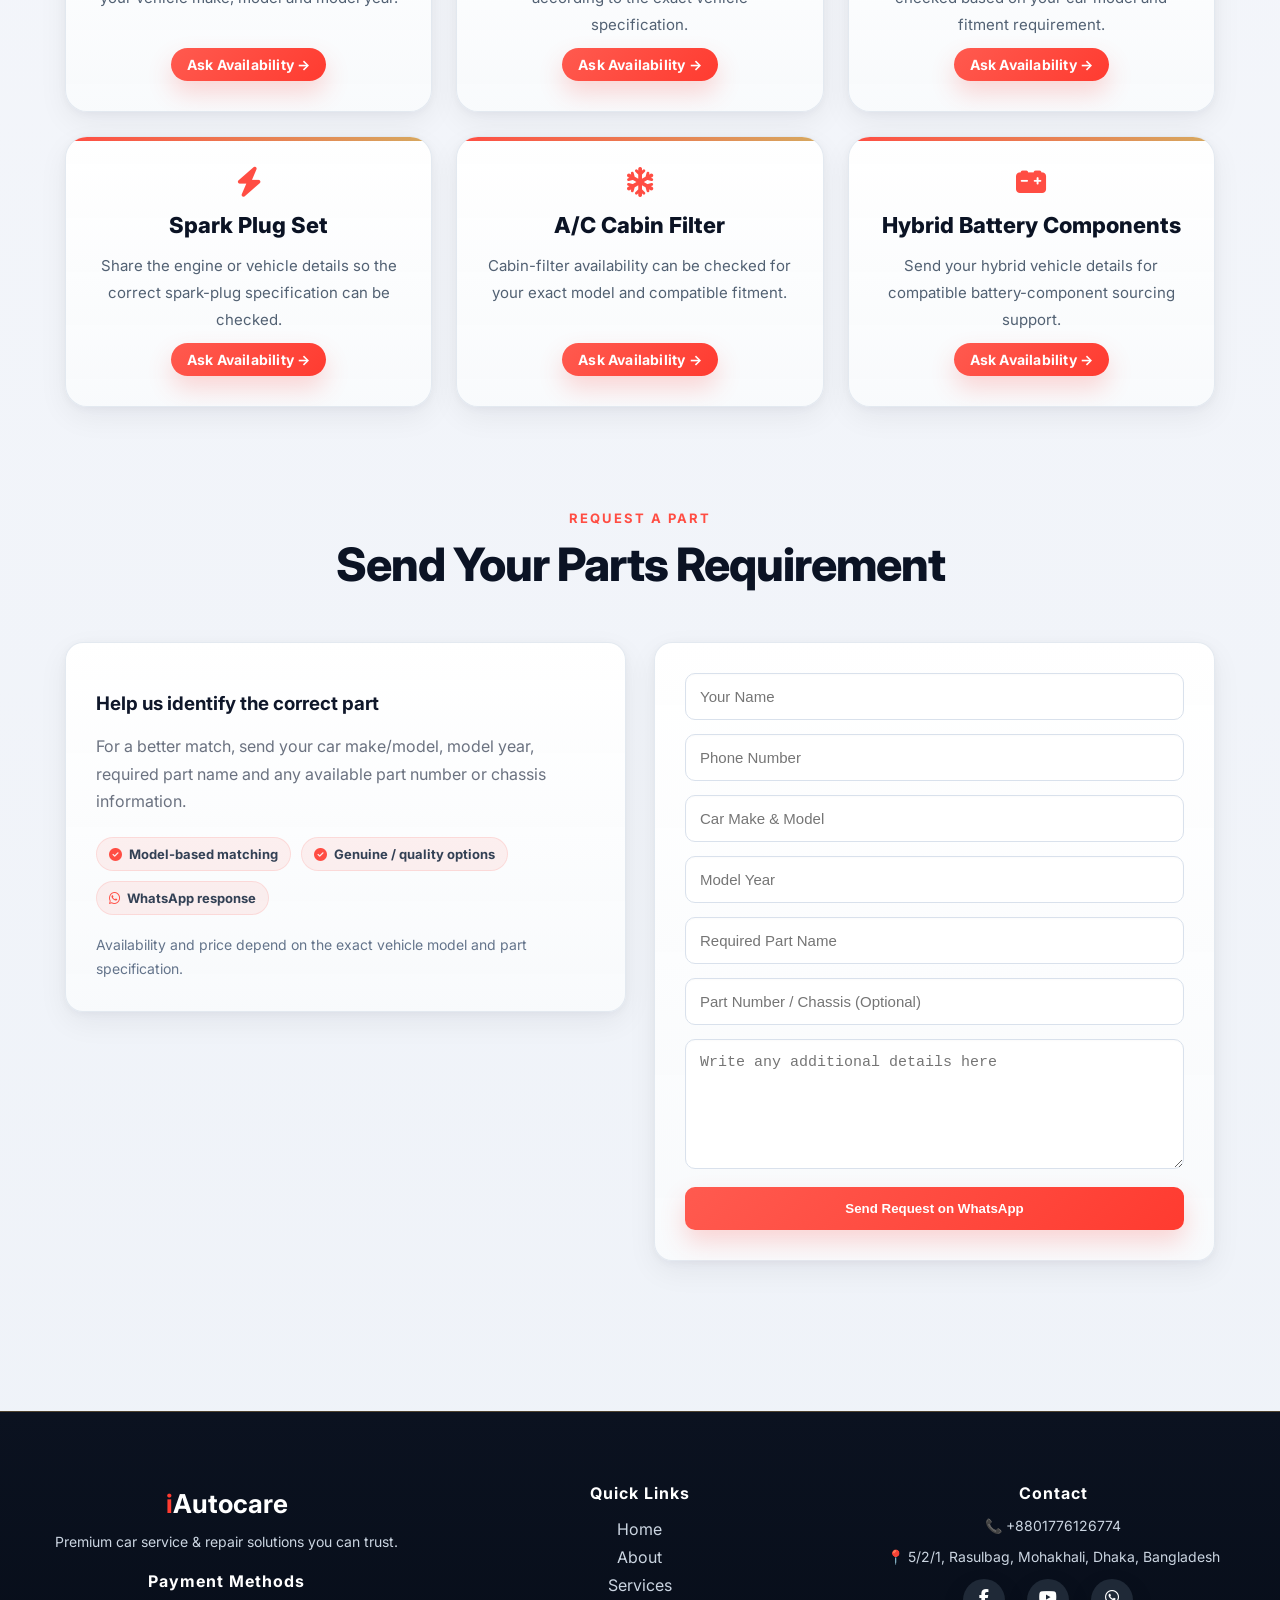
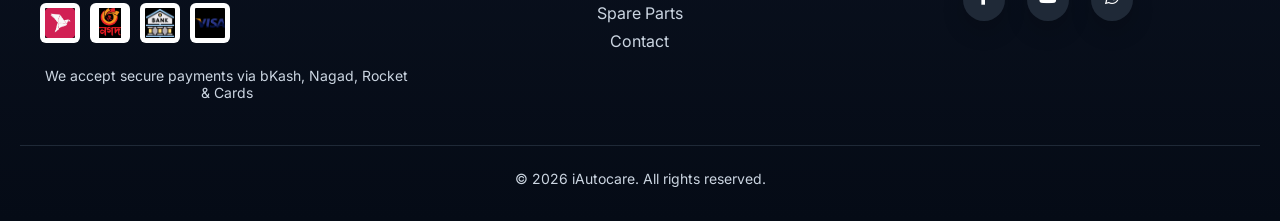
<file: spare-parts.html>
<!DOCTYPE html>
<html lang="en">
<head>
  <meta charset="UTF-8">
  <meta name="viewport" content="width=device-width, initial-scale=1.0">
  <title>Spare Parts | iAutocare</title>
  <meta name="description" content="Request genuine and quality replacement car spare parts from iAutocare in Dhaka, including engine, transmission, brake, AC, electrical and hybrid vehicle parts.">
  <link rel="stylesheet" href="style.css?v=5">
  <link rel="stylesheet" href="https://cdnjs.cloudflare.com/ajax/libs/font-awesome/6.5.0/css/all.min.css">
  <link href="https://fonts.googleapis.com/css2?family=Inter:wght@400;500;600;700;800&display=swap" rel="stylesheet">
  <link rel="icon" href="logo.png">
</head>
<body>
<div id="preloader">
  <div class="loader-box">
    <img src="logo.png" alt="iAutocare Logo" class="loader-logo">
    <div class="loader-spinner"></div>
    <p>Loading iAutocare...</p>
  </div>
</div>

  <header class="topbar">
    <div class="container nav-wrap">
      <div class="logo">
        <img src="logo.png" alt="iAutocare Logo">
        <span><span class="logo-red">i</span>Autocare</span>
      </div>
      <nav class="nav" aria-label="Main navigation">
        <a href="index.html" class="nav-primary">Home</a>
        <a href="about.html" class="nav-desktop-only">About</a>
        <a href="services.html" class="nav-primary">Services</a>
        <a href="spare-parts.html" class="nav-primary active">Spare Parts</a>
        <a href="contact.html" class="nav-desktop-only">Contact</a>
        <button class="nav-menu-toggle" type="button" aria-label="Open more navigation" aria-expanded="false" aria-controls="mobileNavDropdown">
          <i class="fa-solid fa-bars" aria-hidden="true"></i>
        </button>
        <div class="mobile-nav-dropdown" id="mobileNavDropdown">
          <a href="about.html" class="">About</a>
          <a href="contact.html" class="">Contact</a>
        </div>
      </nav>
    </div>
  </header>

  <section class="page-banner parts-banner">
    <div class="container hero-content">
      <p class="tag">SPARE PARTS</p>
      <h1>Trusted Parts Support for Your Vehicle</h1>
      <p class="hero-text">
        Tell us your car model and the part you need. We will help you source a suitable genuine or quality replacement option.
      </p>
    </div>
  </section>

  <section class="spare-parts-intro reveal">
    <div class="container">
      <div class="section-title">
        <p>PARTS CATEGORIES</p>
        <h2>Find the Right Part for Your Car</h2>
      </div>

      <div class="service-grid">
        <div class="premium-service-card spare-part-card">
          <i class="fa-solid fa-gears service-icon"></i>
          <h3>Engine & Transmission Parts</h3>
          <p>Filters, belts, mounts, sensors, seals, transmission components and related replacement parts.</p>
          <button type="button" class="book-btn part-request-btn" data-part="Engine & Transmission Parts">Request Part →</button>
        </div>

        <div class="premium-service-card spare-part-card">
          <i class="fa-solid fa-car-side service-icon"></i>
          <h3>Brake & Suspension Parts</h3>
          <p>Brake pads, discs, drums, shocks, link rods, bushings and other safety-related components.</p>
          <button type="button" class="book-btn part-request-btn" data-part="Brake & Suspension Parts">Request Part →</button>
        </div>

        <div class="premium-service-card spare-part-card">
          <i class="fa-solid fa-snowflake service-icon"></i>
          <h3>Air Conditioning Parts</h3>
          <p>Compressors, condensers, cooling components, cabin filters and A/C system replacement items.</p>
          <button type="button" class="book-btn part-request-btn" data-part="Air Conditioning Parts">Request Part →</button>
        </div>

        <div class="premium-service-card spare-part-card">
          <i class="fa-solid fa-car-battery service-icon"></i>
          <h3>Electrical & Battery Items</h3>
          <p>Batteries, alternators, starter components, lights, fuses, sensors and electrical replacement items.</p>
          <button type="button" class="book-btn part-request-btn" data-part="Electrical & Battery Items">Request Part →</button>
        </div>

        <div class="premium-service-card spare-part-card">
          <i class="fa-solid fa-bolt service-icon"></i>
          <h3>Hybrid Vehicle Parts</h3>
          <p>Hybrid battery components, brake booster items and other hybrid-system replacement parts.</p>
          <button type="button" class="book-btn part-request-btn" data-part="Hybrid Vehicle Parts">Request Part →</button>
        </div>

        <div class="premium-service-card spare-part-card">
          <i class="fa-solid fa-screwdriver-wrench service-icon"></i>
          <h3>Body & Maintenance Parts</h3>
          <p>Wipers, mirrors, lamps, clips, filters, service items and common body or maintenance components.</p>
          <button type="button" class="book-btn part-request-btn" data-part="Body & Maintenance Parts">Request Part →</button>
        </div>
      </div>
    </div>
  </section>

  <section class="spare-parts-list reveal">
    <div class="container">
      <div class="section-title">
        <p>POPULAR REQUESTS</p>
        <h2>Common Spare Parts</h2>
      </div>

      <div class="service-grid">
        <div class="premium-service-card spare-part-card">
          <i class="fa-solid fa-filter service-icon"></i>
          <h3>Engine Oil Filter</h3>
          <p>Request the correct oil filter by sharing your vehicle make, model and model year.</p>
          <button type="button" class="book-btn part-request-btn" data-part="Engine Oil Filter">Ask Availability →</button>
        </div>

        <div class="premium-service-card spare-part-card">
          <i class="fa-solid fa-wind service-icon"></i>
          <h3>Air Filter</h3>
          <p>Engine air-filter options can be matched according to the exact vehicle specification.</p>
          <button type="button" class="book-btn part-request-btn" data-part="Air Filter">Ask Availability →</button>
        </div>

        <div class="premium-service-card spare-part-card">
          <i class="fa-solid fa-car-side service-icon"></i>
          <h3>Brake Pad Set</h3>
          <p>Front or rear brake-pad sets can be checked based on your car model and fitment requirement.</p>
          <button type="button" class="book-btn part-request-btn" data-part="Brake Pad Set">Ask Availability →</button>
        </div>

        <div class="premium-service-card spare-part-card">
          <i class="fa-solid fa-bolt service-icon"></i>
          <h3>Spark Plug Set</h3>
          <p>Share the engine or vehicle details so the correct spark-plug specification can be checked.</p>
          <button type="button" class="book-btn part-request-btn" data-part="Spark Plug Set">Ask Availability →</button>
        </div>

        <div class="premium-service-card spare-part-card">
          <i class="fa-solid fa-snowflake service-icon"></i>
          <h3>A/C Cabin Filter</h3>
          <p>Cabin-filter availability can be checked for your exact model and compatible fitment.</p>
          <button type="button" class="book-btn part-request-btn" data-part="A/C Cabin Filter">Ask Availability →</button>
        </div>

        <div class="premium-service-card spare-part-card">
          <i class="fa-solid fa-car-battery service-icon"></i>
          <h3>Hybrid Battery Components</h3>
          <p>Send your hybrid vehicle details for compatible battery-component sourcing support.</p>
          <button type="button" class="book-btn part-request-btn" data-part="Hybrid Battery Components">Ask Availability →</button>
        </div>
      </div>
    </div>
  </section>

  <section class="spare-inquiry-section reveal" id="parts-request-form">
    <div class="container">
      <div class="section-title">
        <p>REQUEST A PART</p>
        <h2>Send Your Parts Requirement</h2>
      </div>

      <div class="parts-box">
        <div class="parts-text">
          <h3>Help us identify the correct part</h3>
          <p>
            For a better match, send your car make/model, model year, required part name and any available part number or chassis information.
          </p>

          <div class="spare-badges">
            <span><i class="fa-solid fa-circle-check"></i> Model-based matching</span>
            <span><i class="fa-solid fa-circle-check"></i> Genuine / quality options</span>
            <span><i class="fa-brands fa-whatsapp"></i> WhatsApp response</span>
          </div>

          <p class="spare-inquiry-note">Availability and price depend on the exact vehicle model and part specification.</p>
        </div>

        <div class="parts-form">
          <form onsubmit="sendPartsToWhatsApp(event)">
            <input type="text" id="partsName" placeholder="Your Name" required>
            <input type="text" id="partsPhone" placeholder="Phone Number" required>
            <input type="text" id="partsCarModel" placeholder="Car Make & Model" required>
            <input type="text" id="partsYear" placeholder="Model Year">
            <input type="text" id="requiredPart" placeholder="Required Part Name" required>
            <input type="text" id="partNumber" placeholder="Part Number / Chassis (Optional)">
            <textarea id="partsMessage" placeholder="Write any additional details here"></textarea>
            <button type="submit" class="btn btn-primary full-btn">Send Request on WhatsApp</button>
          </form>
        </div>
      </div>
    </div>
  </section>

<footer class="footer">

  <div class="footer-container">

    <!-- Left -->
    <div class="footer-left">
      <h3><span class="logo-red">i</span>Autocare</h3>
      <p>Premium car service & repair solutions you can trust.</p>

      <!-- Payment -->
      <div class="footer-payment">
        <h4>Payment Methods</h4>
        <div class="payment-icons">
          <img src="images/bkash.png" alt="bKash">
          <img src="images/nagad.png" alt="Nagad">
          <img src="images/bank.png" alt="Bank">
          <img src="images/card.png" alt="Card">
		  <p>We accept secure payments via bKash, Nagad, Rocket & Cards</p>
        </div>
      </div>
    </div>

    <!-- Middle -->
    <div class="footer-middle">
      <h4>Quick Links</h4>
      <ul>
        <li><a href="index.html">Home</a></li>
        <li><a href="about.html">About</a></li>
        <li><a href="services.html">Services</a></li>
        <li><a href="spare-parts.html">Spare Parts</a></li>
        <li><a href="contact.html">Contact</a></li>
      </ul>
    </div>

    <!-- Right -->
    <div class="footer-right">
      <h4>Contact</h4>
      <p>📞 +8801776126774</p>
      <p>📍 5/2/1, Rasulbag, Mohakhali, Dhaka, Bangladesh</p>

      <div class="footer-social">
        <a href="#"><i class="fa-brands fa-facebook-f"></i></a>
        <a href="#"><i class="fa-brands fa-youtube"></i></a>
        <a href="#"><i class="fa-brands fa-whatsapp"></i></a>
      </div>
    </div>

  </div>

  <div class="footer-bottom">
    <p>© 2026 iAutocare. All rights reserved.</p>
  </div>

</footer>

  <a class="whatsapp-btn" href="https://wa.me/8801776126774?text=Hello%20iAutocare,%20I%20need%20car%20spare%20parts" target="_blank">WhatsApp</a>
  <a class="call-btn" href="tel:+8801776126774">Call Now</a>

  <script src="script.js?v=5"></script>
</body>
</html>
</file>
<file: style.css>
/* =========================
   IAUTOCARE - FINAL CSS
   DUPLICATE FREE VERSION
========================= */

/* ===== RESET / BASE ===== */
* {
  box-sizing: border-box;
}

html {
  scroll-behavior: smooth;
  overflow-x: hidden;
}

body {
  margin: 0;
  font-family: 'Inter', Arial, Helvetica, sans-serif;
  background: #f3f5f9;
  color: #111827;
  overflow-x: hidden;
}

img {
  max-width: 100%;
  height: auto;
  display: block;
}

.container {
  width: 90%;
  max-width: 1150px;
  margin: 0 auto;
}

/* ===== HEADER ===== */
.topbar {
  background: #111827;
  border-bottom: 3px solid #ff3b30;
  box-shadow: 0 2px 12px rgba(0, 0, 0, 0.12);
  position: sticky;
  top: 0;
  z-index: 1000;
}

.nav-wrap {
  display: flex;
  justify-content: space-between;
  align-items: center;
  padding: 16px 0;
}

.logo {
  display: flex;
  align-items: center;
  gap: 12px;
}

.logo img {
  width: 46px;
  height: 46px;
  object-fit: contain;
}

.logo span {
  font-size: 22px;
  font-weight: 800;
  color: #ffffff;
}

.logo .logo-red,
.footer .logo-red{
  color: #ff3b30 !important;
}

.nav a {
  color: #e5e7eb;
  text-decoration: none;
  margin-left: 22px;
  font-size: 15px;
  font-weight: 600;
  transition: color 0.25s ease;
}

.nav a:hover,
.nav a.active {
  color: #ff3b30;
}

/* ===== BUTTONS ===== */
.btn {
  display: inline-block;
  text-decoration: none;
  padding: 14px 26px;
  border-radius: 10px;
  font-weight: 700;
  border: 0;
  cursor: pointer;
  transition: transform 0.2s ease, box-shadow 0.25s ease, background 0.25s ease;
  box-shadow: 0 10px 24px rgba(0, 0, 0, 0.16);
}

.btn:hover {
  transform: translateY(-2px);
}

.btn-primary {
  background: #ff3b30;
  color: #ffffff;
}

.btn-primary:hover {
  background: #e12d23;
}

.btn-dark {
  background: #1f2937;
  color: #ffffff;
}

.btn-dark:hover {
  background: #111827;
}

.full-btn {
  width: 100%;
}

/* ===== HERO HOME ===== */
.hero {
  position: relative;
  min-height: 82vh;
  display: flex;
  align-items: center;
  background:
    linear-gradient(rgba(0,0,0,0.45), rgba(0,0,0,0.45)),
    url("https://images.unsplash.com/photo-1487754180451-c456f719a1fc?auto=format&fit=crop&w=1400&q=80");
  background-size: cover;
  background-position: center;
  color: #ffffff;
  padding: 110px 0;
  overflow: hidden;
}

.hero-overlay {
  position: absolute;
  inset: 0;
  background: linear-gradient(to right, rgba(0,0,0,0.65), rgba(0,0,0,0.20));
  z-index: 1;
}

.hero-content {
  position: relative;
  z-index: 2;
  max-width: 760px;
  animation: fadeUp 0.9s ease;
}

.tag {
  display: inline-block;
  background: rgba(255, 59, 48, 0.15);
  border: 1px solid rgba(255, 59, 48, 0.35);
  color: #ffb4ad;
  padding: 8px 14px;
  border-radius: 30px;
  font-size: 14px;
  margin-bottom: 18px;
  box-shadow: 0 6px 16px rgba(255, 59, 48, 0.15);
}

.hero h1 {
  font-size: 60px;
  line-height: 1.05;
  margin: 0 0 20px;
  font-weight: 800;
  letter-spacing: -1px;
  text-shadow: 0 2px 12px rgba(0,0,0,0.35);
}

.hero-text {
  font-size: 19px;
  line-height: 1.8;
  color: #d1d5db;
  max-width: 650px;
  text-shadow: 0 1px 8px rgba(0,0,0,0.25);
}

.hero-points {
  display: flex;
  flex-wrap: wrap;
  gap: 16px;
  margin-top: 20px;
  color: #e5e7eb;
  font-size: 14px;
}

.hero-points i {
  color: #ff3b30;
  margin-right: 6px;
}

.hero-buttons {
  margin-top: 30px;
}

/* ===== PAGE BANNERS ===== */
.page-banner,
.services-hero {
  position: relative;
  min-height: 320px;
  display: flex;
  align-items: center;
  color: #ffffff;
  overflow: hidden;
  background-size: cover;
  background-position: center;
}

.page-banner::before,
.services-hero::before {
  content: "";
  position: absolute;
  inset: 0;
  background: rgba(0, 0, 0, 0.55);
}

.page-banner .container,
.services-hero .container {
  position: relative;
  z-index: 2;
}

.page-banner h1,
.services-hero h1 {
  font-size: 42px;
  font-weight: 800;
  margin: 0 0 10px;
  color: #ffffff;
}

.page-banner .hero-text,
.services-hero .hero-text,
.services-hero p {
  color: #e5e7eb;
  max-width: 700px;
}

.about-banner {
  background: url('images/about.jpg') center/cover no-repeat;
}

.contact-banner {
  background: url('images/contact.jpg') center/cover no-repeat;
}

.services-banner {
  background: url('images/service.jpg') center/cover no-repeat;
}

.services-hero .hero-content {
  text-align: center;
  max-width: 760px;
  margin: 0 auto;
}

.services-hero .tag {
  display: inline-block;
  background: rgba(255, 59, 48, 0.14);
  border: 1px solid rgba(255, 59, 48, 0.28);
  color: #ffd1cc;
  padding: 8px 16px;
  border-radius: 999px;
  font-size: 13px;
  font-weight: 700;
  letter-spacing: 0.8px;
  margin-bottom: 18px;
}

.services-hero h1 {
  font-size: 52px;
  line-height: 1.1;
  font-weight: 800;
  letter-spacing: -0.8px;
  margin-bottom: 14px;
}

.services-hero .hero-text,
.services-hero p {
  font-size: 20px;
  line-height: 1.8;
  margin: 0 auto;
}

/* ===== STATS ===== */
.stats {
  background: #0b0b0f;
  padding: 60px 20px;
  text-align: center;
}

.stats-grid {
  display: grid;
  grid-template-columns: repeat(4, 1fr);
  gap: 20px;
}

.stat-box {
  background: #111111;
  padding: 30px;
  border-radius: 16px;
  transition: transform 0.3s ease, box-shadow 0.3s ease;
}

.stat-box:hover {
  transform: translateY(-5px);
  box-shadow: 0 10px 25px rgba(0,0,0,0.3);
}

.stat-box h2 {
  font-size: 32px;
  color: #ff3b30;
  margin: 0;
}

.stat-box p {
  color: #cccccc;
  margin-top: 10px;
}

/* ===== COMMON SECTIONS ===== */
.services-section,
.parts-section,
.testimonial-section,
.gallery-section,
.contact-preview,
.cta-section {
  padding: 90px 0;
}

.section-title {
  text-align: center;
  margin-bottom: 50px;
}

.section-title p {
  color: #ff3b30;
  font-weight: 700;
  margin-bottom: 10px;
  font-size: 13px;
  letter-spacing: 1.2px;
  text-transform: uppercase;
}

.section-title h2 {
  font-size: 38px;
  margin: 0;
  font-weight: 800;
  color: #111827;
}

/* ===== CARDS / GRIDS ===== */
.features {
  margin-top: -35px;
  position: relative;
  z-index: 5;
}

.feature-grid,
.service-grid,
.why-grid,
.contact-grid,
.testimonial-grid,
.gallery-grid,
.about-grid,
.contact-page-grid {
  display: grid;
  gap: 24px;
}

.feature-grid,
.service-grid,
.why-grid,
.contact-grid,
.testimonial-grid,
.gallery-grid {
  grid-template-columns: repeat(3, 1fr);
}

.about-grid {
  grid-template-columns: 1.4fr 1fr 1fr;
}

.contact-page-grid {
  grid-template-columns: 1fr 1fr;
}

.feature-box,
.card,
.why-card,
.contact-card,
.testimonial-card,
.parts-text,
.parts-form,
.about-card {
  background: rgba(255,255,255,0.97);
  border-radius: 18px;
  padding: 30px;
  box-shadow: 0 12px 30px rgba(17, 24, 39, 0.08);
  border: 1px solid rgba(229, 231, 235, 0.8);
  transition: transform 0.25s ease, box-shadow 0.25s ease;
}

.feature-box:hover,
.card:hover,
.why-card:hover,
.contact-card:hover,
.testimonial-card:hover,
.parts-text:hover,
.parts-form:hover,
.about-card:hover {
  transform: translateY(-6px);
  box-shadow: 0 18px 40px rgba(17, 24, 39, 0.12);
}

.large-card {
  grid-row: span 2;
}

.feature-icon {
  width: 52px;
  height: 52px;
  display: inline-flex;
  align-items: center;
  justify-content: center;
  border-radius: 14px;
  background: rgba(255, 59, 48, 0.1);
  color: #ff3b30;
  font-size: 22px;
  margin-bottom: 18px;
}

.card h3,
.feature-box h3,
.why-card h3,
.contact-card h3,
.testimonial-card h4,
.about-card h2,
.about-card h3 {
  margin-top: 0;
  margin-bottom: 12px;
  letter-spacing: -0.2px;
}

.card p,
.feature-box p,
.why-card p,
.contact-card p,
.testimonial-card p,
.parts-text p,
.about-card p {
  margin: 0;
  color: #6b7280;
  line-height: 1.7;
}

/* ===== PREMIUM FEATURE CARDS ===== */
.premium-feature {
  background: linear-gradient(180deg, #ffffff, #f8fafc);
  border-radius: 22px;
  padding: 32px 28px 30px;
  box-shadow: 0 18px 40px rgba(15, 23, 42, 0.08);
  border: 1px solid rgba(226, 232, 240, 0.9);
  text-align: left;
  position: relative;
  overflow: hidden;
}

.premium-feature::before {
  content: "";
  position: absolute;
  top: 0;
  left: 0;
  height: 4px;
  width: 100%;
  background: linear-gradient(90deg, #ff3b30, #ff6a5f);
}

.premium-icon-wrap {
  margin-bottom: 22px;
}

.premium-icon {
  width: 74px;
  height: 74px;
  border-radius: 50%;
  display: inline-flex;
  align-items: center;
  justify-content: center;
  background: radial-gradient(circle at 30% 30%, #ff5a4f, #ff1f1f);
  color: #ffffff;
  font-size: 30px;
  box-shadow: 0 14px 28px rgba(255, 59, 48, 0.28);
  border: 3px solid rgba(255,255,255,0.25);
}

.premium-feature h3 {
  font-size: 20px;
  font-weight: 800;
  margin: 0 0 14px;
  color: #0f172a;
}

.feature-line {
  width: 100%;
  height: 1px;
  background: linear-gradient(90deg, rgba(226,232,240,1), rgba(226,232,240,0.2));
  margin-bottom: 18px;
}

.premium-feature p {
  color: #475569;
  line-height: 1.8;
  font-size: 16px;
}

/* ===== PREMIUM SERVICE CARDS ===== */
.premium-service-card {
  background: linear-gradient(180deg, #ffffff, #f8fafc);
  border-radius: 22px;
  padding: 30px;
  text-align: center;
  box-shadow: 0 18px 40px rgba(15, 23, 42, 0.08);
  border: 1px solid rgba(226, 232, 240, 0.9);
  position: relative;
  overflow: hidden;
}

.premium-service-card::before {
  content: "";
  position: absolute;
  inset: 0 auto auto 0;
  width: 100%;
  height: 4px;
  background: linear-gradient(90deg, #ff3b30, #ff6a5f);
}

.premium-service-card:hover {
  transform: translateY(-10px);
  box-shadow: 0 25px 60px rgba(15, 23, 42, 0.14);
}

.service-top {
  display: flex;
  align-items: center;
  justify-content: space-between;
  margin-bottom: 18px;
}

.service-badge {
  width: 58px;
  height: 58px;
  border-radius: 16px;
  display: inline-flex;
  align-items: center;
  justify-content: center;
  background: rgba(255, 59, 48, 0.1);
  color: #ff3b30;
  font-size: 24px;
}

.service-label {
  font-size: 12px;
  font-weight: 700;
  text-transform: uppercase;
  letter-spacing: 1px;
  color: #ff3b30;
  background: rgba(255, 59, 48, 0.08);
  padding: 8px 12px;
  border-radius: 999px;
}

.service-icon {
  font-size: 30px;
  color: #ff3b30;
  margin-bottom: 15px;
}

.premium-service-card h3 {
  font-size: 22px;
  font-weight: 800;
  margin: 0 0 14px;
  color: #0f172a;
}

.premium-service-card p {
  color: #475569;
  line-height: 1.8;
  font-size: 15px;
  margin: 0;
}

.service-link {
  display: inline-flex;
  align-items: center;
  gap: 8px;
  margin-top: 22px;
  text-decoration: none;
  font-weight: 700;
  color: #111827;
  transition: color 0.25s ease, transform 0.25s ease;
}

.service-link i {
  font-size: 13px;
}

.service-link:hover {
  color: #ff3b30;
  transform: translateX(3px);
}

/* ===== PARTS / FORMS ===== */
.parts-box {
  display: grid;
  grid-template-columns: 1fr 1fr;
  gap: 28px;
  align-items: start;
}

.check-list {
  padding-left: 18px;
  color: #374151;
  line-height: 1.9;
  margin-top: 20px;
}

.parts-form input,
.parts-form textarea {
  width: 100%;
  padding: 14px;
  margin-bottom: 14px;
  border: 1px solid #d1d5db;
  border-radius: 10px;
  font-size: 15px;
  transition: border-color 0.25s ease, box-shadow 0.25s ease, background 0.25s ease;
}

.parts-form textarea {
  min-height: 130px;
  resize: vertical;
}

.parts-form input:focus,
.parts-form textarea:focus {
  outline: none;
  border-color: #ff3b30;
  box-shadow: 0 0 0 4px rgba(255, 59, 48, 0.12);
  background: #ffffff;
}

.info-item {
  margin-bottom: 22px;
}

.info-item h3 {
  margin-bottom: 6px;
}

/* ===== TESTIMONIAL ===== */
.testimonial-card p {
  font-style: italic;
}

/* ===== GALLERY ===== */
.gallery-item {
  position: relative;
  border-radius: 16px;
  overflow: hidden;
  height: 220px;
  box-shadow: 0 10px 24px rgba(0,0,0,0.08);
}

.gallery-item img {
  width: 100%;
  height: 100%;
  object-fit: cover;
  transition: 0.4s;
}

.gallery-item p {
  position: absolute;
  bottom: 10px;
  left: 15px;
  color: white;
  font-weight: 700;
  z-index: 2;
  margin: 0;
}

.gallery-item::after {
  content: "";
  position: absolute;
  inset: 0;
  background: rgba(0,0,0,0.35);
}

.gallery-item:hover img {
  transform: scale(1.08);
}

/* ===== CTA ===== */
.cta-box {
  background: linear-gradient(135deg, #111827, #1f2937);
  color: white;
  border-radius: 20px;
  padding: 35px 40px;
  display: flex;
  justify-content: space-between;
  align-items: center;
}

.small-title {
  color: #ff8a80;
  margin: 0 0 8px;
  font-weight: 700;
}

.cta-box h2 {
  margin: 0;
  font-size: 30px;
}

/* ===== MAP ===== */
.map-box {
  overflow: hidden;
  border-radius: 16px;
  box-shadow: 0 12px 30px rgba(17,24,39,0.08);
}

/* ===== FOOTER ===== */
.footer {
  background: #0f172a;
  border-top: 4px solid #ff3b30;
  margin-top: 60px;
  padding: 38px 20px 30px;
}

.footer-container {
  text-align: center;
}

.footer-center {
  text-align: center;
}

.footer-logo-img {
  width: 58px;
  height: 58px;
  object-fit: contain;
  margin: 0 auto 10px;
}

.footer-center h3 {
  color: #ffffff;
  margin: 0 0 8px;
  font-size: 24px;
  font-weight: 800;
}

.footer-center p {
  color: #cbd5e1;
  margin: 6px 0;
  font-size: 14px;
}

.footer-social {
  display: flex;
  justify-content: center;
  align-items: center;
  gap: 12px;
  margin-top: 15px;
}

.footer-social a {
  width: 42px;
  height: 42px;
  display: flex;
  align-items: center;
  justify-content: center;
  border-radius: 50%;
  color: #fff;
  text-decoration: none;
  font-size: 16px;
  transition: 0.3s ease;
}

.footer-social a.facebook {
  background-color: #1877f2;
}

.footer-social a.youtube {
  background-color: #ff0000;
}

.footer-social a.whatsapp {
  background-color: #25d366;
}

.footer-social a:hover {
  transform: translateY(-3px);
  opacity: 0.9;
}

.footer-social a i {
  line-height: 1;
}

/* ===== FLOATING BUTTONS ===== */
.whatsapp-btn,
.call-btn {
  position: fixed;
  bottom: 20px;
  color: white;
  text-decoration: none;
  padding: 14px 18px;
  border-radius: 30px;
  font-weight: 700;
  box-shadow: 0 8px 20px rgba(0,0,0,0.2);
  transition: transform 0.25s ease, box-shadow 0.25s ease;
  z-index: 999;
}

.whatsapp-btn {
  right: 20px;
  background: #25d366;
}

.call-btn {
  left: 20px;
  background: #ff3b30;
}

.whatsapp-btn:hover,
.call-btn:hover {
  transform: translateY(-3px);
  box-shadow: 0 14px 28px rgba(0,0,0,0.22);
}

/* ===== PRELOADER ===== */
#preloader {
  position: fixed;
  inset: 0;
  width: 100%;
  height: 100vh;
  background: #05070d;
  display: flex;
  align-items: center;
  justify-content: center;
  z-index: 999999;
  overflow: hidden;
}

#preloader.hide {
  opacity: 0;
  visibility: hidden;
  pointer-events: none;
  transition: opacity 0.5s ease, visibility 0.5s ease;
}

.loader-box {
  display: flex;
  flex-direction: column;
  align-items: center;
  justify-content: center;
  text-align: center;
}

.loader-logo {
  width: 85px;
  height: 85px;
  object-fit: contain;
  margin-bottom: 20px;
}

.loader-spinner {
  width: 44px;
  height: 44px;
  margin: 0 auto 16px;
  border: 4px solid rgba(255,255,255,0.14);
  border-top: 4px solid #ff3b30;
  border-radius: 50%;
  animation: spin 0.9s linear infinite;
}

.loader-box p {
  color: #ffffff;
  font-size: 15px;
  margin: 0;
  letter-spacing: 0.4px;
}

/* ===== REVEAL ===== */
.reveal {
  opacity: 0;
  transform: translateY(40px);
  transition: all 0.8s ease;
}

.reveal.active {
  opacity: 1;
  transform: translateY(0);
}

/* ===== ANIMATIONS ===== */
@keyframes fadeUp {
  from {
    opacity: 0;
    transform: translateY(18px);
  }
  to {
    opacity: 1;
    transform: translateY(0);
  }
}

@keyframes spin {
  to {
    transform: rotate(360deg);
  }
}

/* ===== MOBILE ===== */
@media (max-width: 900px) {
  .feature-grid,
  .service-grid,
  .why-grid,
  .contact-grid,
  .testimonial-grid,
  .gallery-grid,
  .parts-box,
  .stats-grid,
  .about-grid,
  .contact-page-grid {
    grid-template-columns: 1fr;
  }

  .nav-wrap,
  .cta-box {
    flex-direction: column;
    align-items: flex-start;
    gap: 16px;
  }

  .nav {
    display: flex;
    flex-wrap: wrap;
    gap: 14px;
  }

  .nav a {
    margin-left: 0;
    margin-right: 0;
  }

  .logo {
    flex-wrap: wrap;
  }

  .hero,
  .page-banner,
  .services-hero {
    width: 100%;
    overflow: hidden;
  }

  .hero h1 {
    font-size: 40px;
  }

  .page-banner h1,
  .services-hero h1 {
    font-size: 30px;
    line-height: 1.15;
    word-break: break-word;
  }

  .hero-text,
  .page-banner .hero-text,
  .services-hero .hero-text,
  .services-hero p {
    font-size: 16px;
    line-height: 1.7;
  }

  .features {
    margin-top: 0;
    padding-top: 25px;
  }

  .premium-feature {
    padding: 28px 22px;
  }

  .premium-icon {
    width: 66px;
    height: 66px;
    font-size: 26px;
  }

  .premium-service-card {
    padding: 24px 20px;
  }

  .service-top {
    gap: 12px;
    align-items: flex-start;
    flex-direction: column;
  }

  .hero-buttons {
    display: flex;
    flex-direction: column;
    gap: 12px;
  }

  .hero-buttons .btn {
    width: 100%;
    margin-right: 0;
    text-align: center;
  }

  .footer-container {
    text-align: center;
  }
}

@media (max-width: 768px) {
  .nav-wrap {
    flex-direction: column;
    align-items: flex-start;
    gap: 14px;
  }

  .nav a {
    margin-left: 0;
  }

  .logo span {
    font-size: 20px;
  }

  .why-grid {
    grid-template-columns: 1fr;
  }

  .why-card {
    width: 100%;
  }
}
.service-card {
  transition: 0.3s ease;
}

.service-card:hover {
  transform: translateY(-8px);
  box-shadow: 0 20px 40px rgba(0,0,0,0.1);
}
.service-card .feature-icon {
  transition: 0.3s;
}

.service-card:hover .feature-icon {
  transform: scale(1.2) rotate(5deg);
  background: #ff3b30;
  color: #fff;
}
.service-card {
  border-top: 3px solid transparent;
  background: linear-gradient(#fff, #fff) padding-box,
              linear-gradient(90deg, #ff3b30, #ff6a3d) border-box;
}
.book-btn {
  display: inline-block;
  margin-top: 10px;
  padding: 8px 16px;
  background: #ff3b30;
  color: #fff;
  border-radius: 20px;
  font-size: 14px;
  transition: 0.3s;
}

.book-btn:hover {
  background: #e12e26;
}
/* ===== BOOKING MODAL ===== */
.modal {
  display: none;
  position: fixed;
  inset: 0;
  z-index: 9999;
  background: rgba(0, 0, 0, 0.6);
  padding: 20px;
  justify-content: center;
  align-items: center;
}

.modal-content {
  background: #ffffff;
  width: 100%;
  max-width: 430px;
  margin: auto;
  padding: 28px 24px;
  border-radius: 16px;
  position: relative;
  box-shadow: 0 20px 50px rgba(0,0,0,0.25);
}

.modal-content h2 {
  margin-top: 0;
  margin-bottom: 18px;
  font-size: 28px;
  color: #111827;
}

.modal-content input,
.modal-content textarea {
  width: 100%;
  padding: 13px 14px;
  margin-bottom: 12px;
  border: 1px solid #d1d5db;
  border-radius: 10px;
  font-size: 15px;
  font-family: inherit;
}

.modal-content textarea {
  min-height: 110px;
  resize: vertical;
}

.modal-content input:focus,
.modal-content textarea:focus {
  outline: none;
  border-color: #ff3b30;
  box-shadow: 0 0 0 3px rgba(255, 59, 48, 0.12);
}

.close-btn {
  position: absolute;
  top: 10px;
  right: 16px;
  font-size: 28px;
  line-height: 1;
  cursor: pointer;
  color: #6b7280;
}

.close-btn:hover {
  color: #111827;
}

.submit-btn {
  width: 100%;
  border: none;
  background: #ff3b30;
  color: #ffffff;
  padding: 13px 16px;
  border-radius: 10px;
  font-size: 15px;
  font-weight: 700;
  cursor: pointer;
}

.submit-btn:hover {
  background: #e12d23;
}
/* =========================
   LUXURY UPGRADE PACK
   paste at end of style.css
========================= */

:root {
  --bg-dark: #081120;
  --bg-dark-2: #0b1528;
  --bg-soft: #f5f7fb;
  --card: rgba(255, 255, 255, 0.96);
  --text: #0f172a;
  --muted: #64748b;
  --accent: #ff4d43;
  --accent-dark: #e63b30;
  --gold: #d6a95f;
  --gold-soft: #f3d7a4;
  --line: #e7ebf3;
  --shadow-soft: 0 10px 30px rgba(15, 23, 42, 0.06);
  --shadow-deep: 0 24px 60px rgba(15, 23, 42, 0.12);
}

/* base polish */
body {
  background: linear-gradient(180deg, #f7f8fc 0%, #eef2f8 100%);
  color: var(--text);
}

/* ===== HEADER LUXURY ===== */
.topbar {
  background: rgba(8, 17, 32, 0.86);
  backdrop-filter: blur(14px);
  -webkit-backdrop-filter: blur(14px);
  border-bottom: 1px solid rgba(255, 255, 255, 0.08);
  box-shadow: 0 10px 30px rgba(0, 0, 0, 0.18);
}

.logo img {
  filter: drop-shadow(0 8px 16px rgba(0, 0, 0, 0.18));
}

.logo span {
  letter-spacing: -0.3px;
}

.logo-red {
  color: var(--accent) !important;
}

.nav a {
  position: relative;
  color: #edf2f7;
  font-weight: 600;
  transition: color 0.3s ease;
}

.nav a::after {
  content: "";
  position: absolute;
  left: 0;
  bottom: -7px;
  width: 0;
  height: 2px;
  border-radius: 10px;
  background: linear-gradient(90deg, var(--accent), var(--gold));
  transition: width 0.3s ease;
}

.nav a:hover::after,
.nav a.active::after {
  width: 100%;
}

.nav a:hover,
.nav a.active {
  color: #ffffff;
}

/* ===== HERO LUXURY ===== */
.hero {
  min-height: 88vh;
  background:
    linear-gradient(90deg, rgba(4,10,20,0.82), rgba(4,10,20,0.36)),
    url("https://images.unsplash.com/photo-1487754180451-c456f719a1fc?auto=format&fit=crop&w=1600&q=80");
  background-size: cover;
  background-position: center;
  padding: 120px 0;
}

.hero-overlay {
  background:
    radial-gradient(circle at 20% 20%, rgba(255,77,67,0.08), transparent 28%),
    linear-gradient(to right, rgba(0,0,0,0.42), rgba(0,0,0,0.14));
}

.hero-content {
  max-width: 780px;
}

.tag {
  background: rgba(255, 255, 255, 0.05);
  border: 1px solid rgba(214, 169, 95, 0.35);
  color: var(--gold-soft);
  box-shadow: 0 8px 24px rgba(214, 169, 95, 0.12);
}

.hero h1,
.page-banner h1,
.services-hero h1,
.section-title h2 {
  letter-spacing: -1px;
}

.hero h1 {
  font-size: 68px;
  line-height: 1.02;
  text-shadow: 0 10px 30px rgba(0,0,0,0.30);
}

.hero-text {
  font-size: 20px;
  color: #dbe2ea;
  max-width: 680px;
}

.hero-points span {
  background: rgba(255,255,255,0.05);
  border: 1px solid rgba(255,255,255,0.06);
  padding: 10px 14px;
  border-radius: 999px;
}

.hero-points i {
  color: var(--accent);
}

/* ===== PAGE BANNER LUXURY ===== */
.page-banner::before,
.services-hero::before {
  background:
    linear-gradient(90deg, rgba(7,12,22,0.78), rgba(7,12,22,0.38)),
    rgba(0, 0, 0, 0.15);
}

.page-banner,
.services-hero {
  box-shadow: inset 0 -50px 80px rgba(0,0,0,0.12);
}

/* ===== SECTION TITLES ===== */
.section-title p {
  color: var(--accent);
  letter-spacing: 2px;
}

.section-title h2 {
  font-size: 46px;
  color: #0b1324;
}

/* ===== STATS PREMIUM ===== */
.stats {
  background:
    radial-gradient(circle at top, rgba(255, 77, 67, 0.10), transparent 25%),
    linear-gradient(180deg, #07101d, #0b1322);
}

.stat-box {
  background: linear-gradient(180deg, rgba(255,255,255,0.05), rgba(255,255,255,0.03));
  border: 1px solid rgba(255,255,255,0.05);
  box-shadow: 0 14px 28px rgba(0,0,0,0.18);
}

.stat-box h2 {
  color: var(--gold-soft);
}

.stat-box p {
  color: #d0d8e2;
}

/* ===== CARD SYSTEM ===== */
.feature-box,
.card,
.why-card,
.contact-card,
.testimonial-card,
.parts-text,
.parts-form,
.about-card,
.premium-feature,
.premium-service-card {
  background: linear-gradient(180deg, rgba(255,255,255,0.98), rgba(248,250,252,0.96));
  border: 1px solid rgba(226, 232, 240, 0.95);
  box-shadow:
    0 10px 30px rgba(15, 23, 42, 0.06),
    0 2px 8px rgba(15, 23, 42, 0.04);
}

.feature-box:hover,
.card:hover,
.why-card:hover,
.contact-card:hover,
.testimonial-card:hover,
.parts-text:hover,
.parts-form:hover,
.about-card:hover,
.premium-feature:hover,
.premium-service-card:hover {
  transform: translateY(-10px);
  box-shadow:
    0 24px 60px rgba(15, 23, 42, 0.12),
    0 8px 20px rgba(15, 23, 42, 0.06);
  border-color: rgba(255, 77, 67, 0.22);
}

/* ===== FEATURES ===== */
.premium-feature::before,
.premium-service-card::before {
  height: 4px;
  background: linear-gradient(90deg, var(--accent), var(--gold));
}

.premium-icon {
  background: radial-gradient(circle at 30% 30%, #ff6f62, #ff3b30);
  box-shadow: 0 14px 28px rgba(255, 59, 48, 0.22);
}

.feature-line {
  background: linear-gradient(90deg, rgba(214,169,95,0.85), rgba(226,232,240,0.15));
}

.feature-box h3,
.premium-feature h3,
.why-card h3,
.contact-card h3,
.about-card h2,
.about-card h3,
.testimonial-card h4,
.premium-service-card h3 {
  color: #0b1324;
}

/* ===== SERVICE CARDS LUXURY ===== */
.service-badge {
  background: rgba(255, 77, 67, 0.10);
  color: var(--accent);
  box-shadow: inset 0 0 0 1px rgba(255, 77, 67, 0.06);
}

.service-label {
  color: var(--accent);
  background: linear-gradient(180deg, rgba(255, 77, 67, 0.08), rgba(255, 77, 67, 0.04));
  border: 1px solid rgba(255, 77, 67, 0.10);
}

.premium-service-card p {
  color: #526173;
}

.service-icon {
  color: var(--accent);
}

/* ===== BUTTONS ===== */
.btn-primary,
.book-btn,
.submit-btn {
  background: linear-gradient(135deg, #ff5a4f, #ff3b30);
  color: #ffffff;
  box-shadow: 0 12px 24px rgba(255, 77, 67, 0.22);
  border: none;
}

.btn-primary:hover,
.book-btn:hover,
.submit-btn:hover {
  background: linear-gradient(135deg, #ff675c, #f3382d);
  box-shadow: 0 18px 36px rgba(255, 77, 67, 0.28);
}

.btn-dark {
  background: linear-gradient(135deg, #182436, #0f172a);
  border: 1px solid rgba(255,255,255,0.08);
  box-shadow: 0 12px 24px rgba(0,0,0,0.18);
}

.book-btn {
  border-radius: 999px;
  font-weight: 700;
  letter-spacing: 0.2px;
}

/* ===== FORMS ===== */
.parts-form input,
.parts-form textarea,
.modal-content input,
.modal-content textarea {
  background: rgba(255,255,255,0.96);
  border: 1px solid #d9e1ec;
  box-shadow: inset 0 1px 2px rgba(15,23,42,0.02);
}

.parts-form input:focus,
.parts-form textarea:focus,
.modal-content input:focus,
.modal-content textarea:focus {
  border-color: var(--accent);
  box-shadow: 0 0 0 4px rgba(255,77,67,0.10);
}

/* ===== GALLERY ===== */
.gallery-item {
  border-radius: 20px;
  box-shadow: 0 16px 34px rgba(15, 23, 42, 0.10);
}

.gallery-item::after {
  background: linear-gradient(180deg, rgba(0,0,0,0.08), rgba(0,0,0,0.42));
}

.gallery-item p {
  font-size: 18px;
  letter-spacing: -0.2px;
}

/* ===== CTA ===== */
.cta-box {
  background:
    radial-gradient(circle at top right, rgba(214,169,95,0.18), transparent 25%),
    linear-gradient(135deg, #0d1524, #172235);
  border: 1px solid rgba(255,255,255,0.06);
  box-shadow: 0 24px 50px rgba(15, 23, 42, 0.16);
}

.small-title {
  color: var(--gold-soft);
}

/* ===== FOOTER ===== */
.footer {
  background:
    radial-gradient(circle at top, rgba(255,77,67,0.10), transparent 30%),
    linear-gradient(180deg, #091120, #050b16);
  border-top: 1px solid rgba(214, 169, 95, 0.35);
  padding: 56px 20px 34px;
}

.footer-logo-img {
  filter: drop-shadow(0 12px 20px rgba(0,0,0,0.25));
}

.footer-center h3 {
  font-size: 34px;
  letter-spacing: -0.6px;
}

.footer-center p {
  color: #c8d2de;
}

.footer-social a {
  box-shadow: 0 10px 22px rgba(0,0,0,0.18);
}

.footer-social a:hover {
  transform: translateY(-4px) scale(1.05);
  opacity: 1;
}

/* ===== FLOATING BUTTONS ===== */
.whatsapp-btn,
.call-btn {
  box-shadow: 0 16px 30px rgba(0,0,0,0.20);
  font-size: 16px;
}

.whatsapp-btn {
  background: linear-gradient(135deg, #33d975, #25d366);
}

.call-btn {
  background: linear-gradient(135deg, #ff5a4f, #ff3b30);
}

/* ===== MODAL ===== */
.modal-content {
  border-radius: 22px;
  box-shadow: 0 24px 70px rgba(0,0,0,0.26);
  border: 1px solid rgba(255,255,255,0.35);
}

.modal-content h2 {
  color: #0f172a;
}

.close-btn:hover {
  color: var(--accent);
}

/* ===== MOBILE LUXURY ===== */
@media (max-width: 900px) {
  .hero h1 {
    font-size: 48px;
  }

  .section-title h2 {
    font-size: 34px;
  }

  .footer-center h3 {
    font-size: 28px;
  }
}

@media (max-width: 768px) {
  .hero {
    min-height: auto;
    padding: 90px 0 70px;
  }

  .hero h1 {
    font-size: 42px;
  }

  .hero-points {
    flex-direction: column;
    align-items: flex-start;
  }

  .tag {
    font-size: 13px;
  }

  .section-title h2 {
    font-size: 30px;
  }

  .premium-service-card,
  .premium-feature,
  .feature-box,
  .about-card,
  .contact-card,
  .why-card {
    border-radius: 18px;
  }
}
.footer {
  background: linear-gradient(180deg, #0b1220, #050b16);
  color: #fff;
  padding: 50px 20px 20px;
}

.footer-container {
  max-width: 1200px;
  margin: auto;
  display: grid;
  grid-template-columns: repeat(3, 1fr);
  gap: 40px;
}

.footer h3 {
  font-size: 26px;
  margin-bottom: 10px;
}

.footer h4 {
  margin-bottom: 12px;
  font-size: 16px;
  letter-spacing: 1px;
}

.footer p {
  color: #cbd5e1;
  font-size: 14px;
}

.footer ul {
  list-style: none;
  padding: 0;
}

.footer ul li {
  margin-bottom: 8px;
}

.footer ul li a {
  color: #cbd5e1;
  text-decoration: none;
  transition: 0.3s;
}

.footer ul li a:hover {
  color: #ff3b30;
}

/* Payment */
.footer-payment {
  margin-top: 15px;
}

.payment-icons {
  display: flex;
  gap: 10px;
  flex-wrap: wrap;
}

.payment-icons img {
  width: 40px;
  height: 40px;
  object-fit: contain;
  background: #fff;
  padding: 5px;
  border-radius: 6px;
  transition: 0.3s;
}

.payment-icons img:hover {
  transform: scale(1.1);
}

/* Social */
.footer-social {
  margin-top: 10px;
}

.footer-social a {
  display: inline-block;
  margin-right: 10px;
  background: #1f2937;
  padding: 8px;
  border-radius: 50%;
  color: #fff;
  transition: 0.3s;
}

.footer-social a:hover {
  background: #ff3b30;
}

/* Bottom */
.footer-bottom {
  text-align: center;
  margin-top: 30px;
  border-top: 1px solid #1f2937;
  padding-top: 10px;
  font-size: 13px;
}

/* Mobile */
@media (max-width: 768px) {
  .footer-container {
    grid-template-columns: 1fr;
    text-align: center;
  }

  .payment-icons {
    justify-content: center;
  }
}

/* ======================================================
   SPARE PARTS PAGE - ADDITIONAL STYLES
   Added without changing the existing site design.
====================================================== */
.parts-banner {
  background: url('images/service.jpg') center/cover no-repeat;
}

.spare-parts-intro {
  padding: 90px 0 35px;
}

.spare-parts-list {
  padding: 35px 0 90px;
}

.spare-parts-list .service-grid {
  align-items: stretch;
}

.spare-part-card {
  display: flex;
  flex-direction: column;
  height: 100%;
}

.spare-part-card p {
  flex-grow: 1;
}

.spare-part-card .book-btn {
  align-self: center;
  cursor: pointer;
  font-family: inherit;
  text-decoration: none;
}

.spare-inquiry-section {
  padding: 0 0 90px;
}

.spare-inquiry-note {
  margin-top: 18px !important;
  font-size: 14px;
  color: #64748b !important;
}

.spare-badges {
  display: flex;
  flex-wrap: wrap;
  gap: 10px;
  margin-top: 22px;
}

.spare-badges span {
  display: inline-flex;
  align-items: center;
  gap: 7px;
  padding: 8px 12px;
  border-radius: 999px;
  background: rgba(255, 77, 67, 0.08);
  border: 1px solid rgba(255, 77, 67, 0.12);
  color: #334155;
  font-size: 13px;
  font-weight: 700;
}

.spare-badges i {
  color: var(--accent, #ff4d43);
}

@media (max-width: 900px) {
  .spare-parts-intro {
    padding-top: 70px;
  }

  .spare-parts-list {
    padding-bottom: 70px;
  }

  .spare-inquiry-section {
    padding-bottom: 70px;
  }
}

/* ======================================================
   FINAL MOBILE STICKY NAVIGATION
   Mobile: Home + Services + Spare Parts stay visible.
   About + Contact are inside the hamburger menu.
====================================================== */
.nav-menu-toggle,
.mobile-nav-dropdown {
  display: none;
}

@media (max-width: 768px) {
  .topbar {
    position: sticky !important;
    top: 0;
    z-index: 3000;
    width: 100%;
  }

  .nav-wrap {
    min-height: 64px;
    padding: 8px 0 !important;
    flex-direction: row !important;
    align-items: center !important;
    justify-content: space-between !important;
    flex-wrap: nowrap !important;
    gap: 6px !important;
  }

  .logo {
    flex: 0 0 auto;
    flex-wrap: nowrap !important;
    gap: 0 !important;
  }

  .logo img {
    width: 38px;
    height: 38px;
  }

  /* On phones the icon remains, while the long brand text is hidden
     so the three requested links always fit on one row. */
  .logo > span {
    display: none;
  }

  .nav {
    position: relative;
    display: flex !important;
    align-items: center;
    justify-content: flex-end;
    flex-wrap: nowrap !important;
    gap: 2px !important;
    margin-left: auto;
    min-width: 0;
  }

  .nav .nav-desktop-only {
    display: none !important;
  }

  .nav .nav-primary {
    display: inline-flex !important;
    align-items: center;
    justify-content: center;
    margin: 0 !important;
    padding: 10px 6px;
    white-space: nowrap;
    font-size: 13px;
    line-height: 1;
    font-weight: 700;
  }

  .nav .nav-primary::after {
    bottom: 2px;
  }

  .nav-menu-toggle {
    display: inline-flex;
    align-items: center;
    justify-content: center;
    flex: 0 0 38px;
    width: 38px;
    height: 38px;
    margin-left: 2px;
    padding: 0;
    border: 1px solid rgba(255, 255, 255, 0.18);
    border-radius: 10px;
    background: rgba(255, 255, 255, 0.08);
    color: #ffffff;
    font-size: 18px;
    cursor: pointer;
    -webkit-tap-highlight-color: transparent;
  }

  .nav-menu-toggle:hover,
  .nav-menu-toggle:focus-visible,
  .nav-menu-toggle.menu-current,
  .nav-menu-toggle.is-open {
    color: #ffffff;
    border-color: rgba(255, 77, 67, 0.72);
    background: rgba(255, 77, 67, 0.18);
    outline: none;
  }

  .mobile-nav-dropdown {
    position: absolute;
    top: calc(100% + 12px);
    right: 0;
    z-index: 3100;
    min-width: 155px;
    padding: 8px;
    border: 1px solid rgba(255, 255, 255, 0.12);
    border-radius: 14px;
    background: rgba(8, 17, 32, 0.98);
    box-shadow: 0 18px 42px rgba(0, 0, 0, 0.28);
    backdrop-filter: blur(14px);
    -webkit-backdrop-filter: blur(14px);
  }

  .mobile-nav-dropdown.is-open {
    display: block;
  }

  .mobile-nav-dropdown a {
    display: block !important;
    margin: 0 !important;
    padding: 12px 14px;
    border-radius: 9px;
    color: #edf2f7;
    font-size: 14px;
    font-weight: 700;
    text-decoration: none;
  }

  .mobile-nav-dropdown a::after {
    display: none !important;
  }

  .mobile-nav-dropdown a:hover,
  .mobile-nav-dropdown a.active {
    color: #ffffff;
    background: rgba(255, 77, 67, 0.16);
  }
}

@media (max-width: 380px) {
  .container.nav-wrap {
    width: 94%;
  }

  .logo img {
    width: 34px;
    height: 34px;
  }

  .nav .nav-primary {
    padding-left: 4px;
    padding-right: 4px;
    font-size: 12px;
  }

  .nav-menu-toggle {
    flex-basis: 34px;
    width: 34px;
    height: 34px;
  }
}
</file>
